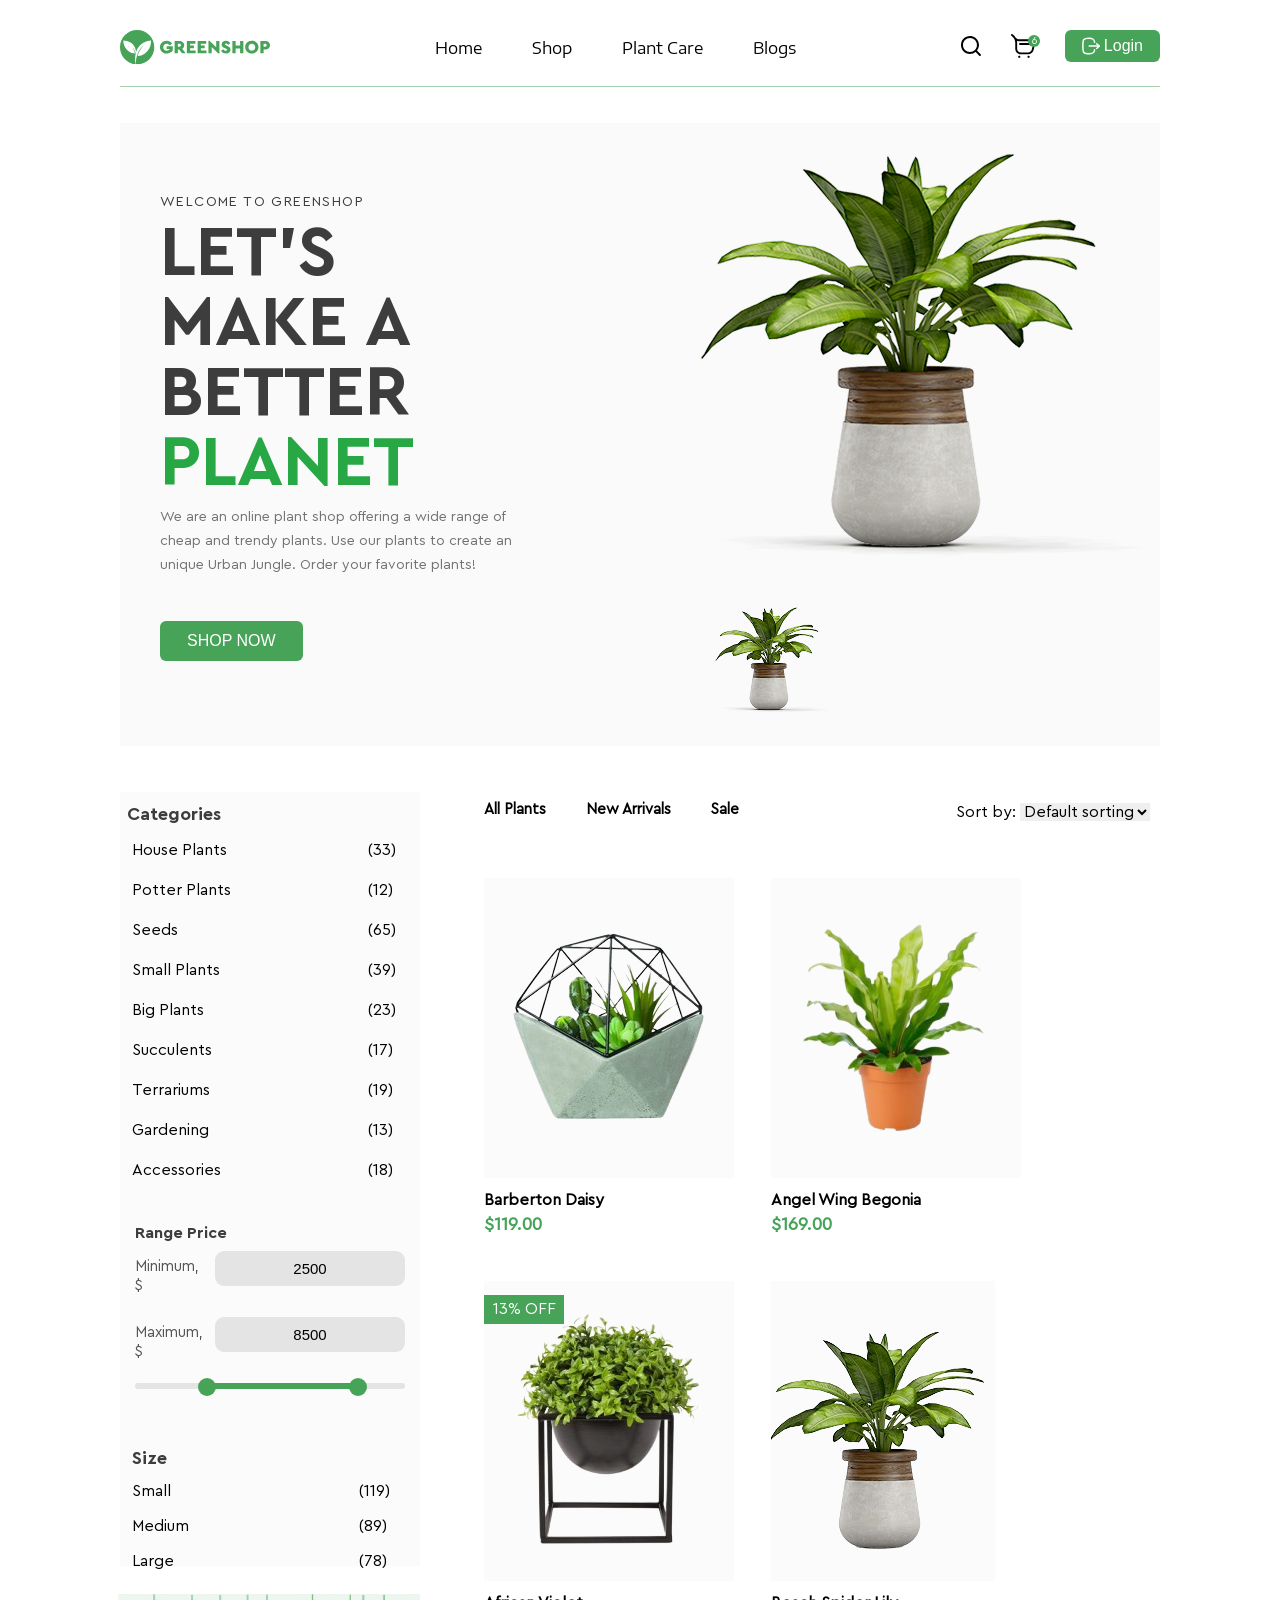
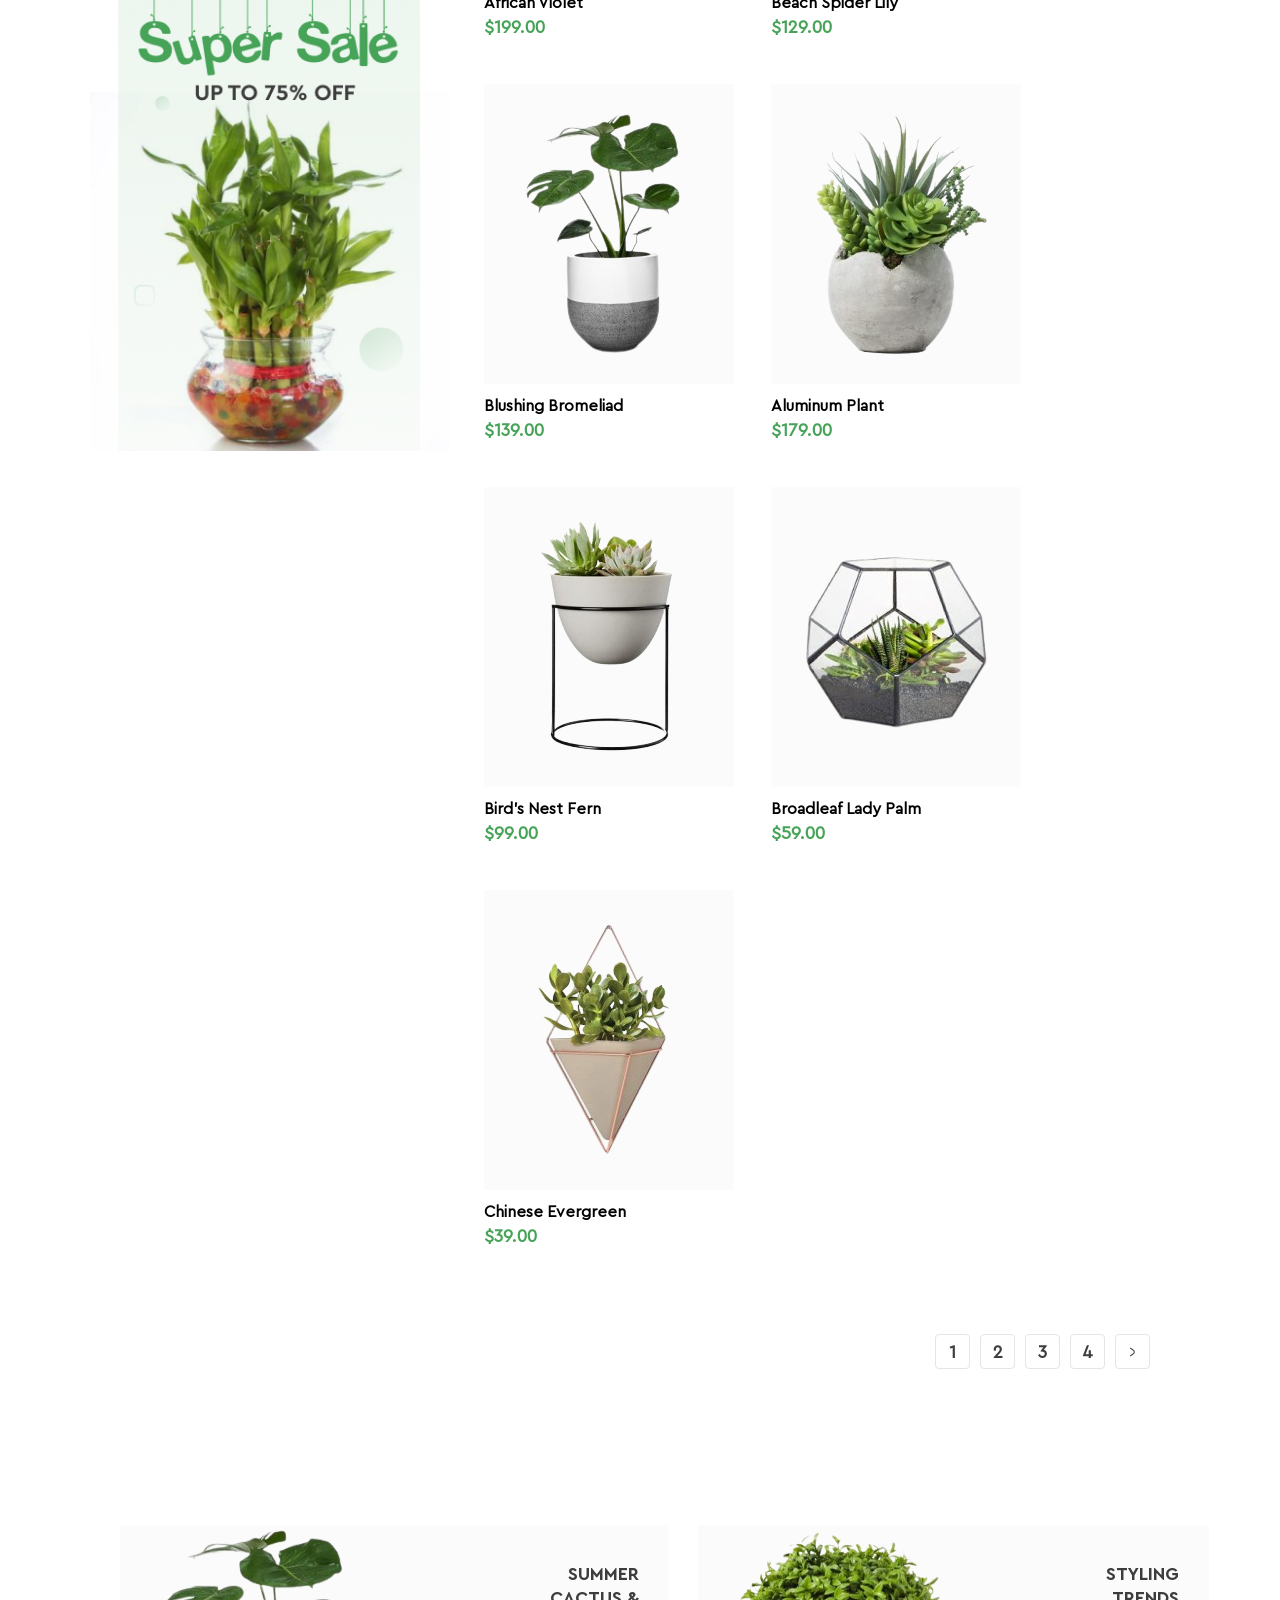
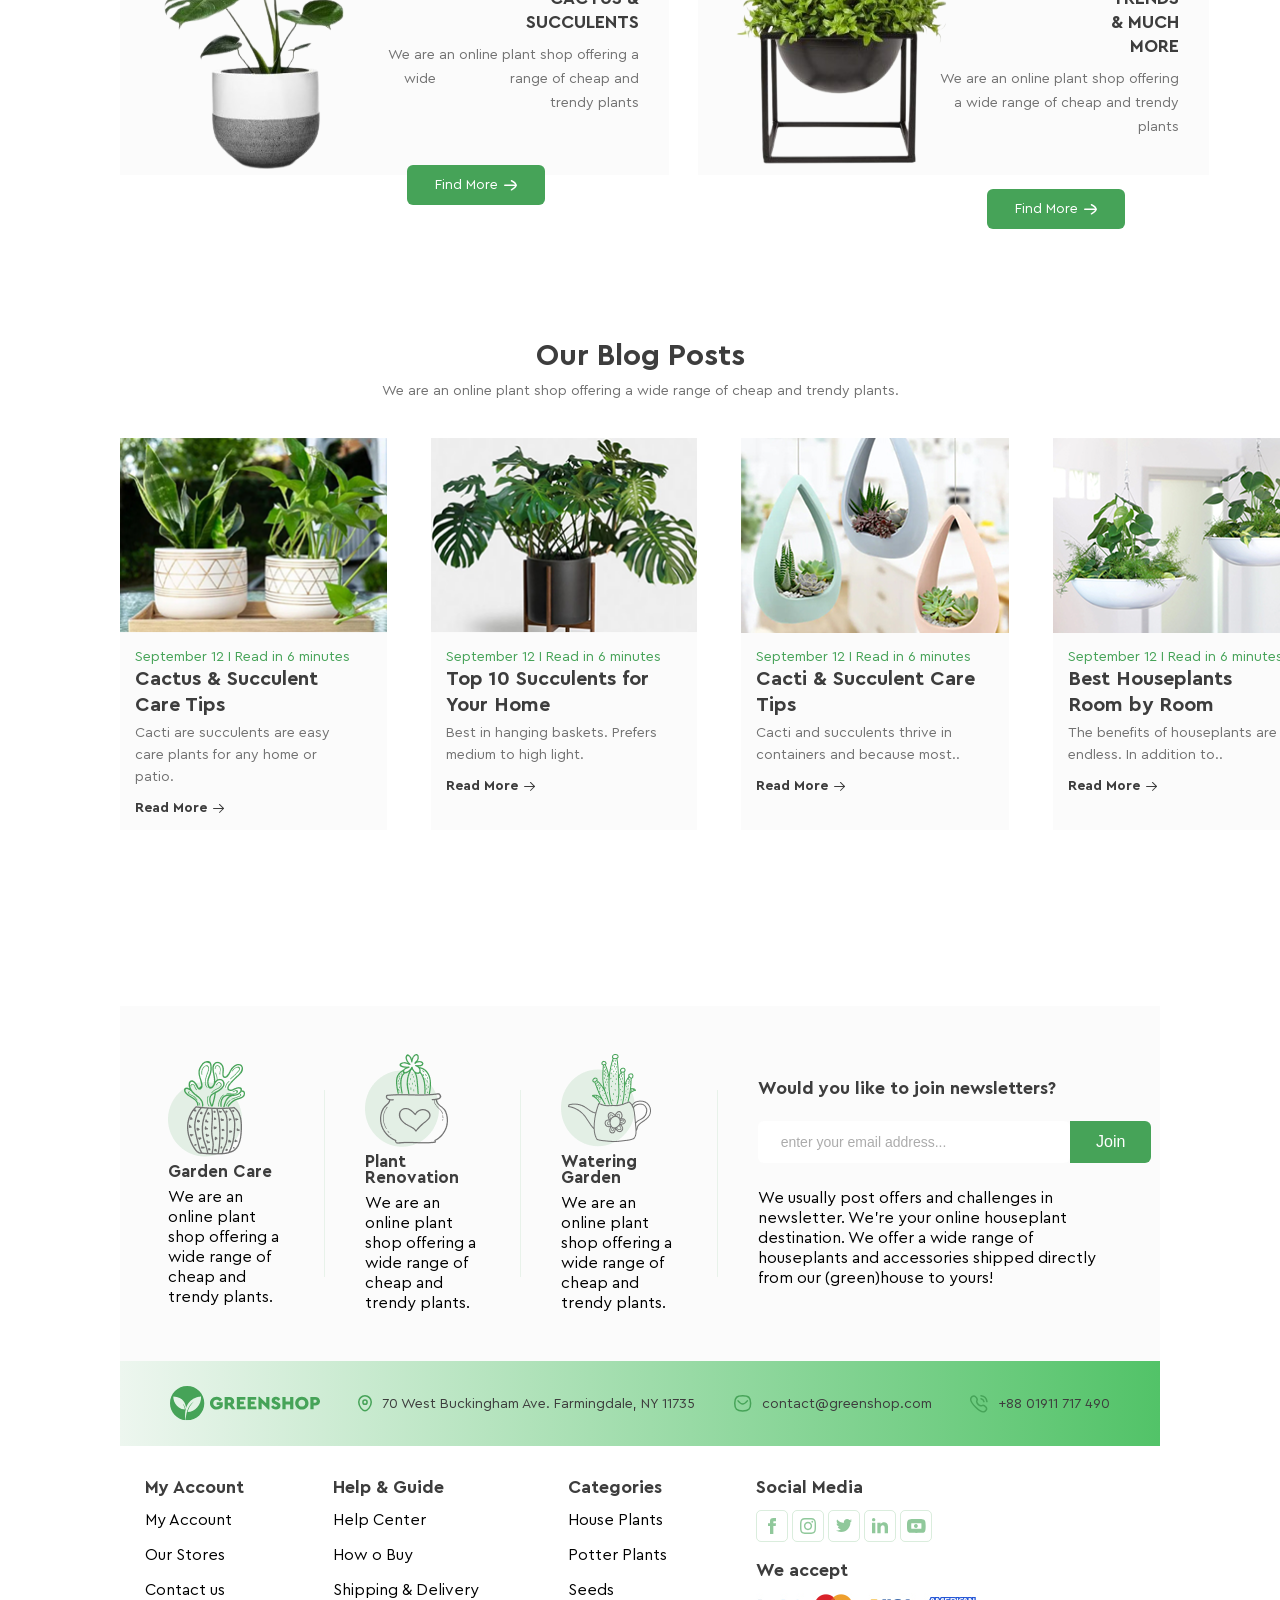
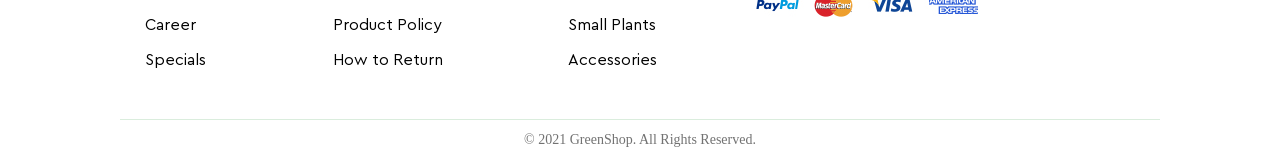
<file: index.html>
<!doctype html>
<html lang="en" xmlns="http://www.w3.org/1999/html">
<head>
    <meta charset="UTF-8">
    <meta name="viewport"
          content="width=device-width, user-scalable=no, initial-scale=1.0, maximum-scale=1.0, minimum-scale=1.0">
    <meta http-equiv="X-UA-Compatible" content="ie=edge">
    <title>Main Page</title>
    <link rel="stylesheet" href="resources/css/reset.css">
    <link rel="stylesheet" href="resources/css/styles.css">
    <!--    <link rel="stylesheet" href="resources/css/preloader.css">-->

    <link rel="preconnect" href="https://fonts.googleapis.com">
    <link rel="preconnect" href="https://fonts.gstatic.com" crossorigin>
    <link href="https://fonts.googleapis.com/css2?family=Encode+Sans+Expanded:wght@100;200;300;400;500;600;700;800;900&display=swap"
          rel="stylesheet">
</head>
<body>

<div class="container">
    <header class="header">
        <a href="#" class="logo-image">
            <svg xmlns="http://www.w3.org/2000/svg" width="150" height="35" viewBox="0 0 150 35" fill="none">
                <g clip-path="url(#clip0_1_1069)">
                    <path d="M17.15 0C7.67748 0 0 7.67746 0 17.15C0 26.0201 6.73548 33.3175 15.3711 34.207C14.8496 29.9134 15.0436 26.4001 15.7067 23.5135C15.3347 21.7225 14.4898 19.0703 12.5734 17.1864C12.5734 17.1864 13.8348 19.0784 14.5181 21.6214C14.5181 21.6255 14.5221 21.6295 14.5221 21.6335C14.5949 21.9044 14.6596 22.1793 14.7162 22.4623C14.7283 22.527 14.7404 22.5917 14.7526 22.6604C14.8051 22.9515 14.8536 23.2426 14.886 23.5418C5.19513 22.3532 3.12921 13.6569 3.35561 10.3781C13.665 10.9482 15.7754 17.8292 16.0827 22.0985C19.4585 11.0412 30.1843 10.4024 31.0697 10.3781C31.4538 18.8763 25.1509 25.5026 17.6149 26.0807C17.6635 25.8503 17.7201 25.6198 17.7767 25.3934C17.7928 25.3247 17.813 25.26 17.8333 25.1913C17.8777 25.0296 17.9222 24.8679 17.9748 24.7061C17.995 24.6374 18.0192 24.5646 18.0394 24.4959C18.096 24.318 18.1567 24.1442 18.2173 23.9663C18.2335 23.9259 18.2456 23.8854 18.2618 23.845C18.3386 23.6348 18.4195 23.4326 18.5003 23.2305C18.5084 23.2143 18.5125 23.1941 18.5205 23.1779C18.5205 23.1779 18.5205 23.1779 18.5246 23.1779C20.4571 18.5043 24.0229 15.4439 24.0229 15.4439C17.0247 19.4868 15.8441 29.9983 15.6582 34.2231C16.1514 34.2676 16.6446 34.2999 17.15 34.2999C26.6225 34.2999 34.3 26.6225 34.3 17.15C34.3 7.67746 26.6225 0 17.15 0Z"
                          fill="#46A358"/>
                    <path d="M46.7037 10.7454C48.9718 10.7454 50.8235 11.7197 52.0242 13.4986L49.7764 15.4109C48.9718 14.287 47.9975 13.7048 46.6471 13.7048C44.5691 13.7048 43.2753 15.0713 43.2753 17.1534C43.2753 19.2719 44.6418 20.695 46.8372 20.695C48.0177 20.695 48.9556 20.2826 49.554 19.5912V19.0091H46.6673V16.2356H52.7762V20.133C52.194 21.1639 51.3693 21.9887 50.3019 22.6234C49.2346 23.242 48.0339 23.5614 46.7037 23.5614C42.9923 23.618 39.9237 20.7313 39.9763 17.1534C39.9197 13.5956 42.9923 10.6888 46.7037 10.7454Z"
                          fill="#46A358"/>
                    <path d="M61.9576 23.3316L59.168 19.4908H57.8379V23.3316H54.6157V10.9684H59.4672C62.2204 10.9684 64.2459 12.6543 64.2459 15.2215C64.2459 16.7376 63.5141 17.995 62.2972 18.7429L65.5558 23.3316H61.9576ZM57.8338 16.681H59.4833C60.3809 16.681 60.963 16.0988 60.963 15.2215C60.963 14.3442 60.3809 13.7782 59.4833 13.7782H57.8338V16.681Z"
                          fill="#46A358"/>
                    <path d="M66.8333 10.9684H75.4124V13.8712H70.0555V15.5773H73.876V18.2739H70.0555V20.4288H75.6388V23.3316H66.8333V10.9684Z"
                          fill="#46A358"/>
                    <path d="M77.6441 10.9684H86.2231V13.8712H80.8663V15.5773H84.6868V18.2739H80.8663V20.4288H86.4495V23.3316H77.6441V10.9684Z"
                          fill="#46A358"/>
                    <path d="M99.4192 10.9683V23.5579H98.3882L91.681 17.057V23.3315H88.4588V10.7419H89.4897L96.197 17.1499V10.9683H99.4192Z"
                          fill="#46A358"/>
                    <path d="M103.264 19.135C103.996 20.1094 104.764 20.7279 106.017 20.7279C106.862 20.7279 107.291 20.4288 107.291 19.8264C107.291 19.2846 107.008 19.1148 106.033 18.6822L104.76 18.1203C102.718 17.2187 101.631 16.0584 101.631 14.3927C101.631 12.2014 103.43 10.7379 105.957 10.7379C107.998 10.7379 109.442 11.7123 110.19 13.2283L108.035 14.8778C107.436 13.9803 106.874 13.5679 105.993 13.5679C105.318 13.5679 104.889 13.8307 104.889 14.3563C104.889 14.8051 105.152 15.0517 105.957 15.367L107.38 15.9654C109.535 16.867 110.545 17.9505 110.545 19.6929C110.545 22.0904 108.576 23.5539 106.009 23.5539C103.782 23.5539 101.982 22.4866 101.081 20.7805L103.264 19.135Z"
                          fill="#46A358"/>
                    <path d="M112.393 10.9684H115.615V15.4843H120.131V10.9684H123.353V23.3316H120.131V18.3871H115.615V23.3316H112.393V10.9684Z"
                          fill="#46A358"/>
                    <path d="M131.843 10.7419C135.441 10.6651 138.607 13.6084 138.53 17.1499C138.603 20.7279 135.441 23.6145 131.843 23.5579C128.229 23.6145 125.116 20.7279 125.193 17.1499C125.116 13.6084 128.229 10.6692 131.843 10.7419ZM131.859 13.7014C129.874 13.7014 128.488 15.1083 128.488 17.1499C128.488 18.1809 128.807 19.0218 129.426 19.6606C130.044 20.2791 130.869 20.5985 131.859 20.5985C133.772 20.5985 135.231 19.2118 135.231 17.1499C135.235 15.1083 133.772 13.7014 131.859 13.7014Z"
                          fill="#46A358"/>
                    <path d="M140.374 10.9684H145.226C147.979 10.9684 150.004 12.6543 150.004 15.2215C150.004 17.7524 147.926 19.4908 145.226 19.4908H143.596V23.3316H140.374V10.9684ZM145.242 16.681C146.139 16.681 146.721 16.0988 146.721 15.2215C146.721 14.3442 146.139 13.7782 145.242 13.7782H143.592V16.681H145.242Z"
                          fill="#46A358"/>
                </g>
                <defs>
                    <clipPath id="clip0_1_1069">
                        <rect width="150" height="34.2999" fill="white"/>
                    </clipPath>
                </defs>
            </svg>
        </a>

        <button class="burger" type="button" aria-label="Toggle menu">
            <span></span>
            <span></span>
            <span></span>
        </button>


        <nav class="list">

            <button class="menu-close" type="button" aria-label="Close menu">✕</button>

            <ul>
                <li class="list-item">Home</li>
                <li class="list-item">Shop</li>
                <li class="list-item has-dropdown">
                    Plant Care
                    <ul class="dropdown-menu">
                        <li>Drainage</li>
                        <li>Fungicides</li>
                        <li>Fertilizers</li>
                        <li class="dropdown-item has-submenu">
                            Pesticides
                            <svg xmlns="http://www.w3.org/2000/svg" width="6" height="10" viewBox="0 0 6 10"
                                 fill="none">
                                <path d="M0.175481 0.945805C-0.0577829 0.730097 -0.0585955 0.379612 0.173666 0.162973C0.384812 -0.0339699 0.715893 -0.0524979 0.949599 0.107825L1.01657 0.161288L5.82452 4.60737C6.03721 4.80406 6.05656 5.11265 5.88256 5.32969L5.82455 5.39186L1.01661 9.83868C0.783363 10.0544 0.405981 10.0537 0.1737 9.83706C-0.0374635 9.64013 -0.0560146 9.33257 0.117598 9.1162L0.175446 9.05423L4.55905 4.99941L0.175481 0.945805Z"
                                      fill="#3D3D3D"/>
                            </svg>
                            <ul class="dropdown-submenu">
                                <li>Universal</li>
                                <li>For Ficus</li>
                                <li>For Cacti</li>
                                <li>For Citrus</li>
                                <li>For those in bloom</li>
                                <li>For Orchids</li>
                            </ul>
                        </li>
                    </ul>
                </li>
                <li class="list-item">Blogs</li>
            </ul>
        </nav>
        <div class="login-section">
            <svg xmlns="http://www.w3.org/2000/svg" width="20" height="20" viewBox="0 0 20 20" fill="currentColor">
                <path d="M14.5726 16.0029C10.5755 19.1865 4.988 18.3056 2.02842 14.6542C-0.828088 11.129 -0.64944 6.04347 2.44943 2.82482C5.65137 -0.500594 10.6854 -0.944524 14.3346 1.78337C15.642 2.76051 16.6183 4.00364 17.2542 5.50838C17.8938 7.02186 18.0881 8.59654 17.8663 10.2205C17.6452 11.837 17 13.2775 15.9499 14.6217C16.0349 14.6773 16.1255 14.7173 16.1904 14.7822C17.3448 15.9311 18.4947 17.0843 19.6491 18.2331C19.9227 18.5054 20.0589 18.8225 19.9776 19.2047C19.8165 19.9651 18.9107 20.2586 18.3298 19.7366C18.0575 19.4925 17.807 19.2234 17.5484 18.9649C16.6002 18.0177 15.6526 17.0699 14.7044 16.1227C14.665 16.0853 14.6238 16.0503 14.5726 16.0029ZM15.9605 8.98677C15.9705 5.12689 12.8529 2.00627 8.98261 2.00065C5.12292 1.99503 2.00781 5.09068 1.99094 8.94806C1.97408 12.8173 5.08544 15.9467 8.96762 15.9648C12.8117 15.9829 15.9505 12.8504 15.9605 8.98677Z"/>
            </svg>
            <svg xmlns="http://www.w3.org/2000/svg" width="24" height="24" viewBox="0 0 24 24" fill="currentColor">
                <path d="M17.1558 20.25H9.89066C6.78905 20.25 4.26569 17.7267 4.26569 14.6251V8.85947C4.26569 5.9762 2.82861 3.30739 0.421544 1.72031C-0.0107343 1.43531 -0.130077 0.853876 0.154921 0.421598C0.439919 -0.0107278 1.02131 -0.130118 1.45368 0.154974C2.82776 1.06097 3.94254 2.2559 4.73969 3.63167C4.91195 3.82466 6.30104 5.29699 8.57821 5.29699H19.3738C22.3191 5.24191 24.6245 8.19769 23.8544 11.0406L22.6117 15.9939C21.9829 18.4998 19.7394 20.25 17.1558 20.25ZM5.90415 6.64234C6.06001 7.36238 6.14068 8.10483 6.14068 8.85947V14.6251C6.14068 16.6928 7.82292 18.375 9.89066 18.375H17.1558C18.8782 18.375 20.3739 17.2082 20.793 15.5376L22.0358 10.5844C22.4933 8.89509 21.1233 7.13931 19.3738 7.17198H8.57817C7.54828 7.17198 6.65185 6.94993 5.90415 6.64234ZM9.42191 22.8281C9.42191 22.1809 8.89724 21.6563 8.25004 21.6563C6.69511 21.7182 6.69647 23.9387 8.25004 24C8.89724 24 9.42191 23.4753 9.42191 22.8281ZM18.75 22.8281C18.75 22.1809 18.2253 21.6563 17.5781 21.6563C16.0232 21.7182 16.0245 23.9387 17.5781 24C18.2253 24 18.75 23.4753 18.75 22.8281ZM20.3113 9.98446C20.3113 9.46668 19.8916 9.04697 19.3738 9.04697H8.95316C7.7093 9.09647 7.71023 10.8729 8.95316 10.922H19.3738C19.8916 10.922 20.3113 10.5022 20.3113 9.98446Z"/>
            </svg>
            <p class="cart-count">6</p>
            <a href="public/registration.html">
                <button class="btn">
                    <svg xmlns="http://www.w3.org/2000/svg" width="18" height="18" viewBox="0 0 18 18" fill="none">
                        <path d="M17.1601 9.1006H7.12598" stroke="white" stroke-width="1.5" stroke-linecap="round"
                              stroke-linejoin="round"/>
                        <path d="M14.7213 6.67059L17.1613 9.10059L14.7213 11.5306" stroke="white" stroke-width="1.5"
                              stroke-linecap="round" stroke-linejoin="round"/>
                        <path d="M12.6342 5.35826C12.3592 2.37493 11.2425 1.2916 6.80082 1.2916C0.883322 1.2916 0.883322 3.2166 0.883322 8.99993C0.883322 14.7833 0.883322 16.7083 6.80082 16.7083C11.2425 16.7083 12.3592 15.6249 12.6342 12.6416"
                              stroke="white" stroke-width="1.5" stroke-linecap="round" stroke-linejoin="round"/>
                    </svg>
                    <span>Login</span>
                </button>
            </a>
        </div>
    </header>
    <div class="menu-overlay"></div>

    <main class="main">
        <!--        PROMO BANNER-->
        <section class="promo">
            <div class="promo-info">
                <span class="promo-welcome">Welcome to GreenShop</span>
                <h1 class="promo-planet">Let’s Make a Better <span>Planet</span></h1>
                <p class="promo-text">We are an online plant shop offering a wide range of cheap and trendy plants.
                    Use our plants to create an unique Urban Jungle.
                    Order your favorite plants!</p>
                <button type="button" class="promo-btn">
                    SHOP NOW
                </button>
            </div>
            <div class="promo-img">
                <img src="resources/images/promo-image-big.png" alt="House plant promotional banner">
                <img src="resources/images/promo-image-small.png" class="promo-image-small"
                     alt="House plant promotional banner">
            </div>
        </section>

        <button class="filters-toggle" type="button">
            ☰ Filters
        </button>

        <div class="filters-overlay"></div>

        <!--        CATALOG-->
        <div class="layout">
            <aside class="layout-sidebar">
                <nav class="categories">
                    <h1 class="categories-title">Categories</h1>
                    <div class="categories-list-section">
                        <ul class="categories-list">
                            <li>
                                <input type="checkbox" id="cat1" class="category-checkbox">
                                <label for="cat1" class="categories-list-item">House Plants</label>
                            </li>
                            <li>
                                <input type="checkbox" id="cat2" class="category-checkbox">
                                <label for="cat2" class="categories-list-item">Potter Plants</label>
                            </li>
                            <li>
                                <input type="checkbox" id="cat3" class="category-checkbox">
                                <label for="cat3" class="categories-list-item">Seeds</label>
                            </li>
                            <li>
                                <input type="checkbox" id="cat4" class="category-checkbox">
                                <label for="cat4" class="categories-list-item">Small Plants</label>
                            </li>
                            <li>
                                <input type="checkbox" id="cat5" class="category-checkbox">
                                <label for="cat5" class="categories-list-item">Big Plants</label>
                            </li>
                            <li>
                                <input type="checkbox" id="cat6" class="category-checkbox">
                                <label for="cat6" class="categories-list-item">Succulents</label>
                            </li>
                            <li>
                                <input type="checkbox" id="cat7" class="category-checkbox">
                                <label for="cat7" class="categories-list-item">Terrariums</label>
                            </li>
                            <li>
                                <input type="checkbox" id="cat8" class="category-checkbox">
                                <label for="cat8" class="categories-list-item">Gardening</label>
                            </li>
                            <li>
                                <input type="checkbox" id="cat9" class="category-checkbox">
                                <label for="cat9" class="categories-list-item">Accessories</label>
                            </li>
                        </ul>

                        <ul class="categories-list-count">
                            <li class="categories-list-count-item">(33)</li>
                            <li class="categories-list-count-item">(12)</li>
                            <li class="categories-list-count-item">(65)</li>
                            <li class="categories-list-count-item">(39)</li>
                            <li class="categories-list-count-item">(23)</li>
                            <li class="categories-list-count-item">(17)</li>
                            <li class="categories-list-count-item">(19)</li>
                            <li class="categories-list-count-item">(13)</li>
                            <li class="categories-list-count-item">(18)</li>
                        </ul>
                    </div>
                </nav>

                <div class="price-slider">
                    <div class="custom-wrapper">
                        <div class="price-input-container">
                            <div class="price-input">
                                <div class="r-p">
                                    <p>Range Price</p>
                                </div>
                                <div class="price-field">
                                    <span>Minimum, $</span>
                                    <input type="number" class="min-input" value="2500">
                                </div>
                                <div class="price-field">
                                    <span>Maximum, $</span>
                                    <input type="number" class="max-input" value="8500">
                                </div>
                            </div>
                            <div class="slider">
                                <div class="price-slider"></div>
                            </div>
                        </div>

                        <!-- Slider -->
                        <div class="range-input">
                            <input type="range" class="min-range" min="0" max="10000" value="2500" step="1">
                            <input type="range" class="max-range" min="0" max="10000" value="8500" step="1">
                        </div>
                    </div>

                    <div class="size-section">
                        <h2>Size</h2>
                        <div class="size-section-item">
                            <ul class="size-list">
                                <li class="size-list-item">Small</li>
                                <li class="size-list-item">Medium</li>
                                <li class="size-list-item">Large</li>
                            </ul>

                            <ul class="size-list-count">
                                <li class="list-count-item">(119)</li>
                                <li class="list-count-item">(89)</li>
                                <li class="list-count-item">(78)</li>
                            </ul>
                        </div>
                    </div>
                </div>


                <section class="sale-banner">
                    <img src="./resources/images/SuperSaleBanner.png" alt="Sale Promo Banner" class="sale-promo-banner">
                </section>
            </aside>

            <div class="layout-content">
                <nav class="tabs">
                    <a href="#" class="tab-link">All Plants</a>
                    <a href="#" class="tab-link">New Arrivals</a>
                    <a href="#" class="tab-link">Sale</a>
                </nav>

                <div class="filter">
                    <label for="sort">Sort by:</label>
                    <select id="sort" class="sort-select">
                        <option class="default-select">Default sorting</option>
                    </select>
                </div>

                <div class="layout-products">

                    <div class="product-card">
                        <div class="product-image">
                            <img src="./resources/images/products-images/image-1.png" alt="Product Images">
                            <div class="product-actions">
                                <button class="action-btn add-to-cart" title="Add to cart">
                                    <svg xmlns="http://www.w3.org/2000/svg" width="20" height="20" viewBox="0 0 20 20"
                                         fill="none">
                                        <g clip-path="url(#clip0_2_1949)">
                                            <path d="M14.294 16.8745H8.24077C5.65655 16.8745 3.55412 14.7721 3.55412 12.1879V7.38405C3.55412 4.98175 2.35676 2.75813 0.351225 1.4358C-0.00894369 1.19834 -0.108379 0.713895 0.129078 0.353726C0.366535 -0.00648163 0.850939 -0.105956 1.21119 0.131579C2.35606 0.886442 3.28487 1.88204 3.94905 3.02832C4.09258 3.18911 5.24995 4.41584 7.14726 4.41584H16.142C18.596 4.36995 20.5168 6.83267 19.8752 9.20138L18.8397 13.3284C18.3159 15.4163 16.4466 16.8745 14.294 16.8745ZM4.91926 5.53677C5.04912 6.1367 5.11634 6.7553 5.11634 7.38405V12.1879C5.11634 13.9107 6.51796 15.3123 8.24077 15.3123H14.294C15.7291 15.3123 16.9752 14.3401 17.3245 12.9482L18.3599 8.82121C18.7412 7.41373 17.5997 5.95084 16.142 5.97806H7.14722C6.28913 5.97806 5.54224 5.79305 4.91926 5.53677ZM7.85021 19.0226C7.85021 18.4833 7.41307 18.0462 6.87383 18.0462C5.57828 18.0978 5.57942 19.9479 6.87383 19.999C7.41307 19.999 7.85021 19.5618 7.85021 19.0226ZM15.6222 19.0226C15.6222 18.4833 15.1851 18.0462 14.6459 18.0462C13.3503 18.0978 13.3514 19.9479 14.6459 19.999C15.1851 19.999 15.6222 19.5618 15.6222 19.0226ZM16.9231 8.32138C16.9231 7.88998 16.5734 7.54027 16.142 7.54027H7.45966C6.42329 7.58152 6.42407 9.0616 7.45966 9.10249H16.142C16.5734 9.10249 16.9231 8.75279 16.9231 8.32138Z"
                                                  fill="#46A358"/>
                                        </g>
                                        <defs>
                                            <clipPath id="clip0_2_1949">
                                                <rect width="20" height="20" fill="white"/>
                                            </clipPath>
                                        </defs>
                                    </svg>
                                </button>
                                <button class="action-btn add-to-fav" title="Add to favorites">
                                    <svg xmlns="http://www.w3.org/2000/svg" width="20" height="20" viewBox="0 0 20 20"
                                         fill="none">
                                        <path d="M10 18.8873C9.71527 18.8873 9.44077 18.7842 9.22684 18.5968C8.41888 17.8903 7.63992 17.2264 6.95267 16.6408L6.94916 16.6377C4.93423 14.9207 3.19427 13.4378 1.98364 11.9771C0.630341 10.3441 0 8.79578 0 7.10434C0 5.46097 0.563507 3.94485 1.58661 2.83508C2.62192 1.71219 4.04251 1.09375 5.58716 1.09375C6.74164 1.09375 7.79892 1.45874 8.72955 2.1785C9.19922 2.54181 9.62494 2.98645 10 3.5051C10.3752 2.98645 10.8008 2.54181 11.2706 2.1785C12.2012 1.45874 13.2585 1.09375 14.413 1.09375C15.9575 1.09375 17.3782 1.71219 18.4135 2.83508C19.4366 3.94485 20 5.46097 20 7.10434C20 8.79578 19.3698 10.3441 18.0165 11.9769C16.8059 13.4378 15.0661 14.9205 13.0515 16.6374C12.363 17.224 11.5828 17.8889 10.773 18.5971C10.5592 18.7842 10.2846 18.8873 10 18.8873ZM5.58716 2.26532C4.37363 2.26532 3.25882 2.74963 2.44781 3.62915C1.62476 4.52194 1.17142 5.75607 1.17142 7.10434C1.17142 8.52692 1.70013 9.79919 2.88559 11.2296C4.03137 12.6122 5.73563 14.0645 7.70889 15.7462L7.71255 15.7492C8.4024 16.3371 9.18442 17.0036 9.99832 17.7153C10.8171 17.0023 11.6003 16.3347 12.2916 15.7458C14.2647 14.0642 15.9688 12.6122 17.1146 11.2296C18.2999 9.79919 18.8286 8.52692 18.8286 7.10434C18.8286 5.75607 18.3752 4.52194 17.5522 3.62915C16.7413 2.74963 15.6264 2.26532 14.413 2.26532C13.524 2.26532 12.7078 2.54791 11.9872 3.10516C11.3449 3.60199 10.8975 4.23004 10.6352 4.66949C10.5003 4.89548 10.2629 5.03036 10 5.03036C9.73709 5.03036 9.49966 4.89548 9.36478 4.66949C9.10263 4.23004 8.65524 3.60199 8.01285 3.10516C7.29218 2.54791 6.47598 2.26532 5.58716 2.26532Z"
                                              fill="#3D3D3D"/>
                                    </svg>
                                </button>
                                <button class="action-btn view-product" title="Quick view">
                                    <svg xmlns="http://www.w3.org/2000/svg" width="20" height="20" viewBox="0 0 20 20"
                                         fill="none">
                                        <g clip-path="url(#clip0_2_1953)">
                                            <path d="M14.5656 16.0023C10.5704 19.1859 4.98549 18.3049 2.02729 14.6536C-0.827886 11.1285 -0.64932 6.04314 2.44811 2.82458C5.64856 -0.50074 10.6802 -0.944658 14.3277 1.78316C15.6345 2.76027 16.6104 4.00337 17.246 5.50807C17.8853 7.02151 18.0795 8.59614 17.8578 10.2201C17.6368 11.8365 16.9918 13.2769 15.9423 14.6212C16.0272 14.6767 16.1178 14.7167 16.1827 14.7816C17.3365 15.9305 18.4859 17.0836 19.6397 18.2325C19.9132 18.5047 20.0493 18.8218 19.9682 19.204C19.8071 19.9644 18.9018 20.2579 18.3211 19.7359C18.0489 19.4918 17.7985 19.2227 17.54 18.9642C16.5923 18.0171 15.6451 17.0693 14.6973 16.1221C14.658 16.0847 14.6168 16.0497 14.5656 16.0023ZM15.9529 8.98636C15.9629 5.12659 12.8468 2.00605 8.97825 2.00043C5.12035 1.99481 2.00669 5.09037 1.98983 8.94765C1.97297 12.8168 5.08289 15.9461 8.96326 15.9642C12.8055 15.9823 15.9429 12.8499 15.9529 8.98636Z"
                                                  fill="#3D3D3D"/>
                                        </g>
                                        <defs>
                                            <clipPath id="clip0_2_1953">
                                                <rect width="19.9913" height="20" fill="white"/>
                                            </clipPath>
                                        </defs>
                                    </svg>
                                </button>
                            </div>
                        </div>
                        <h3 class="product-name">Barberton Daisy</h3>
                        <p class="product-price">$119.00</p>
                    </div>
                    <div class="product-card">
                        <div class="product-image">
                            <img src="./resources/images/products-images/image-2.png" alt="Product Images">
                            <div class="product-actions">
                                <button class="action-btn add-to-cart" title="Add to cart">
                                    <svg xmlns="http://www.w3.org/2000/svg" width="20" height="20" viewBox="0 0 20 20"
                                         fill="none">
                                        <g clip-path="url(#clip0_2_1949)">
                                            <path d="M14.294 16.8745H8.24077C5.65655 16.8745 3.55412 14.7721 3.55412 12.1879V7.38405C3.55412 4.98175 2.35676 2.75813 0.351225 1.4358C-0.00894369 1.19834 -0.108379 0.713895 0.129078 0.353726C0.366535 -0.00648163 0.850939 -0.105956 1.21119 0.131579C2.35606 0.886442 3.28487 1.88204 3.94905 3.02832C4.09258 3.18911 5.24995 4.41584 7.14726 4.41584H16.142C18.596 4.36995 20.5168 6.83267 19.8752 9.20138L18.8397 13.3284C18.3159 15.4163 16.4466 16.8745 14.294 16.8745ZM4.91926 5.53677C5.04912 6.1367 5.11634 6.7553 5.11634 7.38405V12.1879C5.11634 13.9107 6.51796 15.3123 8.24077 15.3123H14.294C15.7291 15.3123 16.9752 14.3401 17.3245 12.9482L18.3599 8.82121C18.7412 7.41373 17.5997 5.95084 16.142 5.97806H7.14722C6.28913 5.97806 5.54224 5.79305 4.91926 5.53677ZM7.85021 19.0226C7.85021 18.4833 7.41307 18.0462 6.87383 18.0462C5.57828 18.0978 5.57942 19.9479 6.87383 19.999C7.41307 19.999 7.85021 19.5618 7.85021 19.0226ZM15.6222 19.0226C15.6222 18.4833 15.1851 18.0462 14.6459 18.0462C13.3503 18.0978 13.3514 19.9479 14.6459 19.999C15.1851 19.999 15.6222 19.5618 15.6222 19.0226ZM16.9231 8.32138C16.9231 7.88998 16.5734 7.54027 16.142 7.54027H7.45966C6.42329 7.58152 6.42407 9.0616 7.45966 9.10249H16.142C16.5734 9.10249 16.9231 8.75279 16.9231 8.32138Z"
                                                  fill="#46A358"/>
                                        </g>
                                        <defs>
                                            <clipPath id="clip0_2_1949">
                                                <rect width="20" height="20" fill="white"/>
                                            </clipPath>
                                        </defs>
                                    </svg>
                                </button>
                                <button class="action-btn add-to-fav" title="Add to favorites">
                                    <svg xmlns="http://www.w3.org/2000/svg" width="20" height="20" viewBox="0 0 20 20"
                                         fill="none">
                                        <path d="M10 18.8873C9.71527 18.8873 9.44077 18.7842 9.22684 18.5968C8.41888 17.8903 7.63992 17.2264 6.95267 16.6408L6.94916 16.6377C4.93423 14.9207 3.19427 13.4378 1.98364 11.9771C0.630341 10.3441 0 8.79578 0 7.10434C0 5.46097 0.563507 3.94485 1.58661 2.83508C2.62192 1.71219 4.04251 1.09375 5.58716 1.09375C6.74164 1.09375 7.79892 1.45874 8.72955 2.1785C9.19922 2.54181 9.62494 2.98645 10 3.5051C10.3752 2.98645 10.8008 2.54181 11.2706 2.1785C12.2012 1.45874 13.2585 1.09375 14.413 1.09375C15.9575 1.09375 17.3782 1.71219 18.4135 2.83508C19.4366 3.94485 20 5.46097 20 7.10434C20 8.79578 19.3698 10.3441 18.0165 11.9769C16.8059 13.4378 15.0661 14.9205 13.0515 16.6374C12.363 17.224 11.5828 17.8889 10.773 18.5971C10.5592 18.7842 10.2846 18.8873 10 18.8873ZM5.58716 2.26532C4.37363 2.26532 3.25882 2.74963 2.44781 3.62915C1.62476 4.52194 1.17142 5.75607 1.17142 7.10434C1.17142 8.52692 1.70013 9.79919 2.88559 11.2296C4.03137 12.6122 5.73563 14.0645 7.70889 15.7462L7.71255 15.7492C8.4024 16.3371 9.18442 17.0036 9.99832 17.7153C10.8171 17.0023 11.6003 16.3347 12.2916 15.7458C14.2647 14.0642 15.9688 12.6122 17.1146 11.2296C18.2999 9.79919 18.8286 8.52692 18.8286 7.10434C18.8286 5.75607 18.3752 4.52194 17.5522 3.62915C16.7413 2.74963 15.6264 2.26532 14.413 2.26532C13.524 2.26532 12.7078 2.54791 11.9872 3.10516C11.3449 3.60199 10.8975 4.23004 10.6352 4.66949C10.5003 4.89548 10.2629 5.03036 10 5.03036C9.73709 5.03036 9.49966 4.89548 9.36478 4.66949C9.10263 4.23004 8.65524 3.60199 8.01285 3.10516C7.29218 2.54791 6.47598 2.26532 5.58716 2.26532Z"
                                              fill="#3D3D3D"/>
                                    </svg>
                                </button>
                                <button class="action-btn view-product" title="Quick view">
                                    <svg xmlns="http://www.w3.org/2000/svg" width="20" height="20" viewBox="0 0 20 20"
                                         fill="none">
                                        <g clip-path="url(#clip0_2_1953)">
                                            <path d="M14.5656 16.0023C10.5704 19.1859 4.98549 18.3049 2.02729 14.6536C-0.827886 11.1285 -0.64932 6.04314 2.44811 2.82458C5.64856 -0.50074 10.6802 -0.944658 14.3277 1.78316C15.6345 2.76027 16.6104 4.00337 17.246 5.50807C17.8853 7.02151 18.0795 8.59614 17.8578 10.2201C17.6368 11.8365 16.9918 13.2769 15.9423 14.6212C16.0272 14.6767 16.1178 14.7167 16.1827 14.7816C17.3365 15.9305 18.4859 17.0836 19.6397 18.2325C19.9132 18.5047 20.0493 18.8218 19.9682 19.204C19.8071 19.9644 18.9018 20.2579 18.3211 19.7359C18.0489 19.4918 17.7985 19.2227 17.54 18.9642C16.5923 18.0171 15.6451 17.0693 14.6973 16.1221C14.658 16.0847 14.6168 16.0497 14.5656 16.0023ZM15.9529 8.98636C15.9629 5.12659 12.8468 2.00605 8.97825 2.00043C5.12035 1.99481 2.00669 5.09037 1.98983 8.94765C1.97297 12.8168 5.08289 15.9461 8.96326 15.9642C12.8055 15.9823 15.9429 12.8499 15.9529 8.98636Z"
                                                  fill="#3D3D3D"/>
                                        </g>
                                        <defs>
                                            <clipPath id="clip0_2_1953">
                                                <rect width="19.9913" height="20" fill="white"/>
                                            </clipPath>
                                        </defs>
                                    </svg>
                                </button>
                            </div>
                        </div>
                        <h3 class="product-name">Angel Wing Begonia</h3>
                        <p class="product-price">$169.00</p>
                    </div>
                    <div class="product-card">
                        <div class="product-image">
                            <div class="discount-badge">13% OFF</div>
                            <img src="./resources/images/products-images/image-3.png" alt="Product Images">
                            <div class="product-actions">
                                <button class="action-btn add-to-cart" title="Add to cart">
                                    <svg xmlns="http://www.w3.org/2000/svg" width="20" height="20" viewBox="0 0 20 20"
                                         fill="none">
                                        <g clip-path="url(#clip0_2_1949)">
                                            <path d="M14.294 16.8745H8.24077C5.65655 16.8745 3.55412 14.7721 3.55412 12.1879V7.38405C3.55412 4.98175 2.35676 2.75813 0.351225 1.4358C-0.00894369 1.19834 -0.108379 0.713895 0.129078 0.353726C0.366535 -0.00648163 0.850939 -0.105956 1.21119 0.131579C2.35606 0.886442 3.28487 1.88204 3.94905 3.02832C4.09258 3.18911 5.24995 4.41584 7.14726 4.41584H16.142C18.596 4.36995 20.5168 6.83267 19.8752 9.20138L18.8397 13.3284C18.3159 15.4163 16.4466 16.8745 14.294 16.8745ZM4.91926 5.53677C5.04912 6.1367 5.11634 6.7553 5.11634 7.38405V12.1879C5.11634 13.9107 6.51796 15.3123 8.24077 15.3123H14.294C15.7291 15.3123 16.9752 14.3401 17.3245 12.9482L18.3599 8.82121C18.7412 7.41373 17.5997 5.95084 16.142 5.97806H7.14722C6.28913 5.97806 5.54224 5.79305 4.91926 5.53677ZM7.85021 19.0226C7.85021 18.4833 7.41307 18.0462 6.87383 18.0462C5.57828 18.0978 5.57942 19.9479 6.87383 19.999C7.41307 19.999 7.85021 19.5618 7.85021 19.0226ZM15.6222 19.0226C15.6222 18.4833 15.1851 18.0462 14.6459 18.0462C13.3503 18.0978 13.3514 19.9479 14.6459 19.999C15.1851 19.999 15.6222 19.5618 15.6222 19.0226ZM16.9231 8.32138C16.9231 7.88998 16.5734 7.54027 16.142 7.54027H7.45966C6.42329 7.58152 6.42407 9.0616 7.45966 9.10249H16.142C16.5734 9.10249 16.9231 8.75279 16.9231 8.32138Z"
                                                  fill="#46A358"/>
                                        </g>
                                        <defs>
                                            <clipPath id="clip0_2_1949">
                                                <rect width="20" height="20" fill="white"/>
                                            </clipPath>
                                        </defs>
                                    </svg>
                                </button>
                                <button class="action-btn add-to-fav" title="Add to favorites">
                                    <svg xmlns="http://www.w3.org/2000/svg" width="20" height="20" viewBox="0 0 20 20"
                                         fill="none">
                                        <path d="M10 18.8873C9.71527 18.8873 9.44077 18.7842 9.22684 18.5968C8.41888 17.8903 7.63992 17.2264 6.95267 16.6408L6.94916 16.6377C4.93423 14.9207 3.19427 13.4378 1.98364 11.9771C0.630341 10.3441 0 8.79578 0 7.10434C0 5.46097 0.563507 3.94485 1.58661 2.83508C2.62192 1.71219 4.04251 1.09375 5.58716 1.09375C6.74164 1.09375 7.79892 1.45874 8.72955 2.1785C9.19922 2.54181 9.62494 2.98645 10 3.5051C10.3752 2.98645 10.8008 2.54181 11.2706 2.1785C12.2012 1.45874 13.2585 1.09375 14.413 1.09375C15.9575 1.09375 17.3782 1.71219 18.4135 2.83508C19.4366 3.94485 20 5.46097 20 7.10434C20 8.79578 19.3698 10.3441 18.0165 11.9769C16.8059 13.4378 15.0661 14.9205 13.0515 16.6374C12.363 17.224 11.5828 17.8889 10.773 18.5971C10.5592 18.7842 10.2846 18.8873 10 18.8873ZM5.58716 2.26532C4.37363 2.26532 3.25882 2.74963 2.44781 3.62915C1.62476 4.52194 1.17142 5.75607 1.17142 7.10434C1.17142 8.52692 1.70013 9.79919 2.88559 11.2296C4.03137 12.6122 5.73563 14.0645 7.70889 15.7462L7.71255 15.7492C8.4024 16.3371 9.18442 17.0036 9.99832 17.7153C10.8171 17.0023 11.6003 16.3347 12.2916 15.7458C14.2647 14.0642 15.9688 12.6122 17.1146 11.2296C18.2999 9.79919 18.8286 8.52692 18.8286 7.10434C18.8286 5.75607 18.3752 4.52194 17.5522 3.62915C16.7413 2.74963 15.6264 2.26532 14.413 2.26532C13.524 2.26532 12.7078 2.54791 11.9872 3.10516C11.3449 3.60199 10.8975 4.23004 10.6352 4.66949C10.5003 4.89548 10.2629 5.03036 10 5.03036C9.73709 5.03036 9.49966 4.89548 9.36478 4.66949C9.10263 4.23004 8.65524 3.60199 8.01285 3.10516C7.29218 2.54791 6.47598 2.26532 5.58716 2.26532Z"
                                              fill="#3D3D3D"/>
                                    </svg>
                                </button>
                                <button class="action-btn view-product" title="Quick view">
                                    <svg xmlns="http://www.w3.org/2000/svg" width="20" height="20" viewBox="0 0 20 20"
                                         fill="none">
                                        <g clip-path="url(#clip0_2_1953)">
                                            <path d="M14.5656 16.0023C10.5704 19.1859 4.98549 18.3049 2.02729 14.6536C-0.827886 11.1285 -0.64932 6.04314 2.44811 2.82458C5.64856 -0.50074 10.6802 -0.944658 14.3277 1.78316C15.6345 2.76027 16.6104 4.00337 17.246 5.50807C17.8853 7.02151 18.0795 8.59614 17.8578 10.2201C17.6368 11.8365 16.9918 13.2769 15.9423 14.6212C16.0272 14.6767 16.1178 14.7167 16.1827 14.7816C17.3365 15.9305 18.4859 17.0836 19.6397 18.2325C19.9132 18.5047 20.0493 18.8218 19.9682 19.204C19.8071 19.9644 18.9018 20.2579 18.3211 19.7359C18.0489 19.4918 17.7985 19.2227 17.54 18.9642C16.5923 18.0171 15.6451 17.0693 14.6973 16.1221C14.658 16.0847 14.6168 16.0497 14.5656 16.0023ZM15.9529 8.98636C15.9629 5.12659 12.8468 2.00605 8.97825 2.00043C5.12035 1.99481 2.00669 5.09037 1.98983 8.94765C1.97297 12.8168 5.08289 15.9461 8.96326 15.9642C12.8055 15.9823 15.9429 12.8499 15.9529 8.98636Z"
                                                  fill="#3D3D3D"/>
                                        </g>
                                        <defs>
                                            <clipPath id="clip0_2_1953">
                                                <rect width="19.9913" height="20" fill="white"/>
                                            </clipPath>
                                        </defs>
                                    </svg>
                                </button>
                            </div>
                        </div>
                        <h3 class="product-name">African Violet</h3>
                        <p class="product-price">$199.00</p>
                    </div>
                    <div class="product-card">
                        <div class="product-image">
                            <img src="./resources/images/products-images/image-4.png" alt="Product Images">
                            <div class="product-actions">
                                <button class="action-btn add-to-cart" title="Add to cart">
                                    <svg xmlns="http://www.w3.org/2000/svg" width="20" height="20" viewBox="0 0 20 20"
                                         fill="none">
                                        <g clip-path="url(#clip0_2_1949)">
                                            <path d="M14.294 16.8745H8.24077C5.65655 16.8745 3.55412 14.7721 3.55412 12.1879V7.38405C3.55412 4.98175 2.35676 2.75813 0.351225 1.4358C-0.00894369 1.19834 -0.108379 0.713895 0.129078 0.353726C0.366535 -0.00648163 0.850939 -0.105956 1.21119 0.131579C2.35606 0.886442 3.28487 1.88204 3.94905 3.02832C4.09258 3.18911 5.24995 4.41584 7.14726 4.41584H16.142C18.596 4.36995 20.5168 6.83267 19.8752 9.20138L18.8397 13.3284C18.3159 15.4163 16.4466 16.8745 14.294 16.8745ZM4.91926 5.53677C5.04912 6.1367 5.11634 6.7553 5.11634 7.38405V12.1879C5.11634 13.9107 6.51796 15.3123 8.24077 15.3123H14.294C15.7291 15.3123 16.9752 14.3401 17.3245 12.9482L18.3599 8.82121C18.7412 7.41373 17.5997 5.95084 16.142 5.97806H7.14722C6.28913 5.97806 5.54224 5.79305 4.91926 5.53677ZM7.85021 19.0226C7.85021 18.4833 7.41307 18.0462 6.87383 18.0462C5.57828 18.0978 5.57942 19.9479 6.87383 19.999C7.41307 19.999 7.85021 19.5618 7.85021 19.0226ZM15.6222 19.0226C15.6222 18.4833 15.1851 18.0462 14.6459 18.0462C13.3503 18.0978 13.3514 19.9479 14.6459 19.999C15.1851 19.999 15.6222 19.5618 15.6222 19.0226ZM16.9231 8.32138C16.9231 7.88998 16.5734 7.54027 16.142 7.54027H7.45966C6.42329 7.58152 6.42407 9.0616 7.45966 9.10249H16.142C16.5734 9.10249 16.9231 8.75279 16.9231 8.32138Z"
                                                  fill="#46A358"/>
                                        </g>
                                        <defs>
                                            <clipPath id="clip0_2_1949">
                                                <rect width="20" height="20" fill="white"/>
                                            </clipPath>
                                        </defs>
                                    </svg>
                                </button>
                                <button class="action-btn add-to-fav" title="Add to favorites">
                                    <svg xmlns="http://www.w3.org/2000/svg" width="20" height="20" viewBox="0 0 20 20"
                                         fill="none">
                                        <path d="M10 18.8873C9.71527 18.8873 9.44077 18.7842 9.22684 18.5968C8.41888 17.8903 7.63992 17.2264 6.95267 16.6408L6.94916 16.6377C4.93423 14.9207 3.19427 13.4378 1.98364 11.9771C0.630341 10.3441 0 8.79578 0 7.10434C0 5.46097 0.563507 3.94485 1.58661 2.83508C2.62192 1.71219 4.04251 1.09375 5.58716 1.09375C6.74164 1.09375 7.79892 1.45874 8.72955 2.1785C9.19922 2.54181 9.62494 2.98645 10 3.5051C10.3752 2.98645 10.8008 2.54181 11.2706 2.1785C12.2012 1.45874 13.2585 1.09375 14.413 1.09375C15.9575 1.09375 17.3782 1.71219 18.4135 2.83508C19.4366 3.94485 20 5.46097 20 7.10434C20 8.79578 19.3698 10.3441 18.0165 11.9769C16.8059 13.4378 15.0661 14.9205 13.0515 16.6374C12.363 17.224 11.5828 17.8889 10.773 18.5971C10.5592 18.7842 10.2846 18.8873 10 18.8873ZM5.58716 2.26532C4.37363 2.26532 3.25882 2.74963 2.44781 3.62915C1.62476 4.52194 1.17142 5.75607 1.17142 7.10434C1.17142 8.52692 1.70013 9.79919 2.88559 11.2296C4.03137 12.6122 5.73563 14.0645 7.70889 15.7462L7.71255 15.7492C8.4024 16.3371 9.18442 17.0036 9.99832 17.7153C10.8171 17.0023 11.6003 16.3347 12.2916 15.7458C14.2647 14.0642 15.9688 12.6122 17.1146 11.2296C18.2999 9.79919 18.8286 8.52692 18.8286 7.10434C18.8286 5.75607 18.3752 4.52194 17.5522 3.62915C16.7413 2.74963 15.6264 2.26532 14.413 2.26532C13.524 2.26532 12.7078 2.54791 11.9872 3.10516C11.3449 3.60199 10.8975 4.23004 10.6352 4.66949C10.5003 4.89548 10.2629 5.03036 10 5.03036C9.73709 5.03036 9.49966 4.89548 9.36478 4.66949C9.10263 4.23004 8.65524 3.60199 8.01285 3.10516C7.29218 2.54791 6.47598 2.26532 5.58716 2.26532Z"
                                              fill="#3D3D3D"/>
                                    </svg>
                                </button>
                                <button class="action-btn view-product" title="Quick view">
                                    <svg xmlns="http://www.w3.org/2000/svg" width="20" height="20" viewBox="0 0 20 20"
                                         fill="none">
                                        <g clip-path="url(#clip0_2_1953)">
                                            <path d="M14.5656 16.0023C10.5704 19.1859 4.98549 18.3049 2.02729 14.6536C-0.827886 11.1285 -0.64932 6.04314 2.44811 2.82458C5.64856 -0.50074 10.6802 -0.944658 14.3277 1.78316C15.6345 2.76027 16.6104 4.00337 17.246 5.50807C17.8853 7.02151 18.0795 8.59614 17.8578 10.2201C17.6368 11.8365 16.9918 13.2769 15.9423 14.6212C16.0272 14.6767 16.1178 14.7167 16.1827 14.7816C17.3365 15.9305 18.4859 17.0836 19.6397 18.2325C19.9132 18.5047 20.0493 18.8218 19.9682 19.204C19.8071 19.9644 18.9018 20.2579 18.3211 19.7359C18.0489 19.4918 17.7985 19.2227 17.54 18.9642C16.5923 18.0171 15.6451 17.0693 14.6973 16.1221C14.658 16.0847 14.6168 16.0497 14.5656 16.0023ZM15.9529 8.98636C15.9629 5.12659 12.8468 2.00605 8.97825 2.00043C5.12035 1.99481 2.00669 5.09037 1.98983 8.94765C1.97297 12.8168 5.08289 15.9461 8.96326 15.9642C12.8055 15.9823 15.9429 12.8499 15.9529 8.98636Z"
                                                  fill="#3D3D3D"/>
                                        </g>
                                        <defs>
                                            <clipPath id="clip0_2_1953">
                                                <rect width="19.9913" height="20" fill="white"/>
                                            </clipPath>
                                        </defs>
                                    </svg>
                                </button>
                            </div>
                        </div>
                        <h3 class="product-name">Beach Spider Lily</h3>
                        <p class="product-price">$129.00</p>
                    </div>
                    <div class="product-card">
                        <div class="product-image">
                            <img src="./resources/images/products-images/image-5.png" alt="Product Images">
                            <div class="product-actions">
                                <button class="action-btn add-to-cart" title="Add to cart">
                                    <svg xmlns="http://www.w3.org/2000/svg" width="20" height="20" viewBox="0 0 20 20"
                                         fill="none">
                                        <g clip-path="url(#clip0_2_1949)">
                                            <path d="M14.294 16.8745H8.24077C5.65655 16.8745 3.55412 14.7721 3.55412 12.1879V7.38405C3.55412 4.98175 2.35676 2.75813 0.351225 1.4358C-0.00894369 1.19834 -0.108379 0.713895 0.129078 0.353726C0.366535 -0.00648163 0.850939 -0.105956 1.21119 0.131579C2.35606 0.886442 3.28487 1.88204 3.94905 3.02832C4.09258 3.18911 5.24995 4.41584 7.14726 4.41584H16.142C18.596 4.36995 20.5168 6.83267 19.8752 9.20138L18.8397 13.3284C18.3159 15.4163 16.4466 16.8745 14.294 16.8745ZM4.91926 5.53677C5.04912 6.1367 5.11634 6.7553 5.11634 7.38405V12.1879C5.11634 13.9107 6.51796 15.3123 8.24077 15.3123H14.294C15.7291 15.3123 16.9752 14.3401 17.3245 12.9482L18.3599 8.82121C18.7412 7.41373 17.5997 5.95084 16.142 5.97806H7.14722C6.28913 5.97806 5.54224 5.79305 4.91926 5.53677ZM7.85021 19.0226C7.85021 18.4833 7.41307 18.0462 6.87383 18.0462C5.57828 18.0978 5.57942 19.9479 6.87383 19.999C7.41307 19.999 7.85021 19.5618 7.85021 19.0226ZM15.6222 19.0226C15.6222 18.4833 15.1851 18.0462 14.6459 18.0462C13.3503 18.0978 13.3514 19.9479 14.6459 19.999C15.1851 19.999 15.6222 19.5618 15.6222 19.0226ZM16.9231 8.32138C16.9231 7.88998 16.5734 7.54027 16.142 7.54027H7.45966C6.42329 7.58152 6.42407 9.0616 7.45966 9.10249H16.142C16.5734 9.10249 16.9231 8.75279 16.9231 8.32138Z"
                                                  fill="#46A358"/>
                                        </g>
                                        <defs>
                                            <clipPath id="clip0_2_1949">
                                                <rect width="20" height="20" fill="white"/>
                                            </clipPath>
                                        </defs>
                                    </svg>
                                </button>
                                <button class="action-btn add-to-fav" title="Add to favorites">
                                    <svg xmlns="http://www.w3.org/2000/svg" width="20" height="20" viewBox="0 0 20 20"
                                         fill="none">
                                        <path d="M10 18.8873C9.71527 18.8873 9.44077 18.7842 9.22684 18.5968C8.41888 17.8903 7.63992 17.2264 6.95267 16.6408L6.94916 16.6377C4.93423 14.9207 3.19427 13.4378 1.98364 11.9771C0.630341 10.3441 0 8.79578 0 7.10434C0 5.46097 0.563507 3.94485 1.58661 2.83508C2.62192 1.71219 4.04251 1.09375 5.58716 1.09375C6.74164 1.09375 7.79892 1.45874 8.72955 2.1785C9.19922 2.54181 9.62494 2.98645 10 3.5051C10.3752 2.98645 10.8008 2.54181 11.2706 2.1785C12.2012 1.45874 13.2585 1.09375 14.413 1.09375C15.9575 1.09375 17.3782 1.71219 18.4135 2.83508C19.4366 3.94485 20 5.46097 20 7.10434C20 8.79578 19.3698 10.3441 18.0165 11.9769C16.8059 13.4378 15.0661 14.9205 13.0515 16.6374C12.363 17.224 11.5828 17.8889 10.773 18.5971C10.5592 18.7842 10.2846 18.8873 10 18.8873ZM5.58716 2.26532C4.37363 2.26532 3.25882 2.74963 2.44781 3.62915C1.62476 4.52194 1.17142 5.75607 1.17142 7.10434C1.17142 8.52692 1.70013 9.79919 2.88559 11.2296C4.03137 12.6122 5.73563 14.0645 7.70889 15.7462L7.71255 15.7492C8.4024 16.3371 9.18442 17.0036 9.99832 17.7153C10.8171 17.0023 11.6003 16.3347 12.2916 15.7458C14.2647 14.0642 15.9688 12.6122 17.1146 11.2296C18.2999 9.79919 18.8286 8.52692 18.8286 7.10434C18.8286 5.75607 18.3752 4.52194 17.5522 3.62915C16.7413 2.74963 15.6264 2.26532 14.413 2.26532C13.524 2.26532 12.7078 2.54791 11.9872 3.10516C11.3449 3.60199 10.8975 4.23004 10.6352 4.66949C10.5003 4.89548 10.2629 5.03036 10 5.03036C9.73709 5.03036 9.49966 4.89548 9.36478 4.66949C9.10263 4.23004 8.65524 3.60199 8.01285 3.10516C7.29218 2.54791 6.47598 2.26532 5.58716 2.26532Z"
                                              fill="#3D3D3D"/>
                                    </svg>
                                </button>
                                <button class="action-btn view-product" title="Quick view">
                                    <svg xmlns="http://www.w3.org/2000/svg" width="20" height="20" viewBox="0 0 20 20"
                                         fill="none">
                                        <g clip-path="url(#clip0_2_1953)">
                                            <path d="M14.5656 16.0023C10.5704 19.1859 4.98549 18.3049 2.02729 14.6536C-0.827886 11.1285 -0.64932 6.04314 2.44811 2.82458C5.64856 -0.50074 10.6802 -0.944658 14.3277 1.78316C15.6345 2.76027 16.6104 4.00337 17.246 5.50807C17.8853 7.02151 18.0795 8.59614 17.8578 10.2201C17.6368 11.8365 16.9918 13.2769 15.9423 14.6212C16.0272 14.6767 16.1178 14.7167 16.1827 14.7816C17.3365 15.9305 18.4859 17.0836 19.6397 18.2325C19.9132 18.5047 20.0493 18.8218 19.9682 19.204C19.8071 19.9644 18.9018 20.2579 18.3211 19.7359C18.0489 19.4918 17.7985 19.2227 17.54 18.9642C16.5923 18.0171 15.6451 17.0693 14.6973 16.1221C14.658 16.0847 14.6168 16.0497 14.5656 16.0023ZM15.9529 8.98636C15.9629 5.12659 12.8468 2.00605 8.97825 2.00043C5.12035 1.99481 2.00669 5.09037 1.98983 8.94765C1.97297 12.8168 5.08289 15.9461 8.96326 15.9642C12.8055 15.9823 15.9429 12.8499 15.9529 8.98636Z"
                                                  fill="#3D3D3D"/>
                                        </g>
                                        <defs>
                                            <clipPath id="clip0_2_1953">
                                                <rect width="19.9913" height="20" fill="white"/>
                                            </clipPath>
                                        </defs>
                                    </svg>
                                </button>
                            </div>
                        </div>
                        <h3 class="product-name">Blushing Bromeliad</h3>
                        <p class="product-price">$139.00</p>
                    </div>
                    <div class="product-card">
                        <div class="product-image">
                            <img src="./resources/images/products-images/image-6.png" alt="Product Images">
                            <div class="product-actions">
                                <button class="action-btn add-to-cart" title="Add to cart">
                                    <svg xmlns="http://www.w3.org/2000/svg" width="20" height="20" viewBox="0 0 20 20"
                                         fill="none">
                                        <g clip-path="url(#clip0_2_1949)">
                                            <path d="M14.294 16.8745H8.24077C5.65655 16.8745 3.55412 14.7721 3.55412 12.1879V7.38405C3.55412 4.98175 2.35676 2.75813 0.351225 1.4358C-0.00894369 1.19834 -0.108379 0.713895 0.129078 0.353726C0.366535 -0.00648163 0.850939 -0.105956 1.21119 0.131579C2.35606 0.886442 3.28487 1.88204 3.94905 3.02832C4.09258 3.18911 5.24995 4.41584 7.14726 4.41584H16.142C18.596 4.36995 20.5168 6.83267 19.8752 9.20138L18.8397 13.3284C18.3159 15.4163 16.4466 16.8745 14.294 16.8745ZM4.91926 5.53677C5.04912 6.1367 5.11634 6.7553 5.11634 7.38405V12.1879C5.11634 13.9107 6.51796 15.3123 8.24077 15.3123H14.294C15.7291 15.3123 16.9752 14.3401 17.3245 12.9482L18.3599 8.82121C18.7412 7.41373 17.5997 5.95084 16.142 5.97806H7.14722C6.28913 5.97806 5.54224 5.79305 4.91926 5.53677ZM7.85021 19.0226C7.85021 18.4833 7.41307 18.0462 6.87383 18.0462C5.57828 18.0978 5.57942 19.9479 6.87383 19.999C7.41307 19.999 7.85021 19.5618 7.85021 19.0226ZM15.6222 19.0226C15.6222 18.4833 15.1851 18.0462 14.6459 18.0462C13.3503 18.0978 13.3514 19.9479 14.6459 19.999C15.1851 19.999 15.6222 19.5618 15.6222 19.0226ZM16.9231 8.32138C16.9231 7.88998 16.5734 7.54027 16.142 7.54027H7.45966C6.42329 7.58152 6.42407 9.0616 7.45966 9.10249H16.142C16.5734 9.10249 16.9231 8.75279 16.9231 8.32138Z"
                                                  fill="#46A358"/>
                                        </g>
                                        <defs>
                                            <clipPath id="clip0_2_1949">
                                                <rect width="20" height="20" fill="white"/>
                                            </clipPath>
                                        </defs>
                                    </svg>
                                </button>
                                <button class="action-btn add-to-fav" title="Add to favorites">
                                    <svg xmlns="http://www.w3.org/2000/svg" width="20" height="20" viewBox="0 0 20 20"
                                         fill="none">
                                        <path d="M10 18.8873C9.71527 18.8873 9.44077 18.7842 9.22684 18.5968C8.41888 17.8903 7.63992 17.2264 6.95267 16.6408L6.94916 16.6377C4.93423 14.9207 3.19427 13.4378 1.98364 11.9771C0.630341 10.3441 0 8.79578 0 7.10434C0 5.46097 0.563507 3.94485 1.58661 2.83508C2.62192 1.71219 4.04251 1.09375 5.58716 1.09375C6.74164 1.09375 7.79892 1.45874 8.72955 2.1785C9.19922 2.54181 9.62494 2.98645 10 3.5051C10.3752 2.98645 10.8008 2.54181 11.2706 2.1785C12.2012 1.45874 13.2585 1.09375 14.413 1.09375C15.9575 1.09375 17.3782 1.71219 18.4135 2.83508C19.4366 3.94485 20 5.46097 20 7.10434C20 8.79578 19.3698 10.3441 18.0165 11.9769C16.8059 13.4378 15.0661 14.9205 13.0515 16.6374C12.363 17.224 11.5828 17.8889 10.773 18.5971C10.5592 18.7842 10.2846 18.8873 10 18.8873ZM5.58716 2.26532C4.37363 2.26532 3.25882 2.74963 2.44781 3.62915C1.62476 4.52194 1.17142 5.75607 1.17142 7.10434C1.17142 8.52692 1.70013 9.79919 2.88559 11.2296C4.03137 12.6122 5.73563 14.0645 7.70889 15.7462L7.71255 15.7492C8.4024 16.3371 9.18442 17.0036 9.99832 17.7153C10.8171 17.0023 11.6003 16.3347 12.2916 15.7458C14.2647 14.0642 15.9688 12.6122 17.1146 11.2296C18.2999 9.79919 18.8286 8.52692 18.8286 7.10434C18.8286 5.75607 18.3752 4.52194 17.5522 3.62915C16.7413 2.74963 15.6264 2.26532 14.413 2.26532C13.524 2.26532 12.7078 2.54791 11.9872 3.10516C11.3449 3.60199 10.8975 4.23004 10.6352 4.66949C10.5003 4.89548 10.2629 5.03036 10 5.03036C9.73709 5.03036 9.49966 4.89548 9.36478 4.66949C9.10263 4.23004 8.65524 3.60199 8.01285 3.10516C7.29218 2.54791 6.47598 2.26532 5.58716 2.26532Z"
                                              fill="#3D3D3D"/>
                                    </svg>
                                </button>
                                <button class="action-btn view-product" title="Quick view">
                                    <svg xmlns="http://www.w3.org/2000/svg" width="20" height="20" viewBox="0 0 20 20"
                                         fill="none">
                                        <g clip-path="url(#clip0_2_1953)">
                                            <path d="M14.5656 16.0023C10.5704 19.1859 4.98549 18.3049 2.02729 14.6536C-0.827886 11.1285 -0.64932 6.04314 2.44811 2.82458C5.64856 -0.50074 10.6802 -0.944658 14.3277 1.78316C15.6345 2.76027 16.6104 4.00337 17.246 5.50807C17.8853 7.02151 18.0795 8.59614 17.8578 10.2201C17.6368 11.8365 16.9918 13.2769 15.9423 14.6212C16.0272 14.6767 16.1178 14.7167 16.1827 14.7816C17.3365 15.9305 18.4859 17.0836 19.6397 18.2325C19.9132 18.5047 20.0493 18.8218 19.9682 19.204C19.8071 19.9644 18.9018 20.2579 18.3211 19.7359C18.0489 19.4918 17.7985 19.2227 17.54 18.9642C16.5923 18.0171 15.6451 17.0693 14.6973 16.1221C14.658 16.0847 14.6168 16.0497 14.5656 16.0023ZM15.9529 8.98636C15.9629 5.12659 12.8468 2.00605 8.97825 2.00043C5.12035 1.99481 2.00669 5.09037 1.98983 8.94765C1.97297 12.8168 5.08289 15.9461 8.96326 15.9642C12.8055 15.9823 15.9429 12.8499 15.9529 8.98636Z"
                                                  fill="#3D3D3D"/>
                                        </g>
                                        <defs>
                                            <clipPath id="clip0_2_1953">
                                                <rect width="19.9913" height="20" fill="white"/>
                                            </clipPath>
                                        </defs>
                                    </svg>
                                </button>
                            </div>
                        </div>
                        <h3 class="product-name">Aluminum Plant</h3>
                        <p class="product-price">$179.00</p>
                    </div>
                    <div class="product-card">
                        <div class="product-image">
                            <img src="./resources/images/products-images/image-7.png" alt="Product Images">
                            <div class="product-actions">
                                <button class="action-btn add-to-cart" title="Add to cart">
                                    <svg xmlns="http://www.w3.org/2000/svg" width="20" height="20" viewBox="0 0 20 20"
                                         fill="none">
                                        <g clip-path="url(#clip0_2_1949)">
                                            <path d="M14.294 16.8745H8.24077C5.65655 16.8745 3.55412 14.7721 3.55412 12.1879V7.38405C3.55412 4.98175 2.35676 2.75813 0.351225 1.4358C-0.00894369 1.19834 -0.108379 0.713895 0.129078 0.353726C0.366535 -0.00648163 0.850939 -0.105956 1.21119 0.131579C2.35606 0.886442 3.28487 1.88204 3.94905 3.02832C4.09258 3.18911 5.24995 4.41584 7.14726 4.41584H16.142C18.596 4.36995 20.5168 6.83267 19.8752 9.20138L18.8397 13.3284C18.3159 15.4163 16.4466 16.8745 14.294 16.8745ZM4.91926 5.53677C5.04912 6.1367 5.11634 6.7553 5.11634 7.38405V12.1879C5.11634 13.9107 6.51796 15.3123 8.24077 15.3123H14.294C15.7291 15.3123 16.9752 14.3401 17.3245 12.9482L18.3599 8.82121C18.7412 7.41373 17.5997 5.95084 16.142 5.97806H7.14722C6.28913 5.97806 5.54224 5.79305 4.91926 5.53677ZM7.85021 19.0226C7.85021 18.4833 7.41307 18.0462 6.87383 18.0462C5.57828 18.0978 5.57942 19.9479 6.87383 19.999C7.41307 19.999 7.85021 19.5618 7.85021 19.0226ZM15.6222 19.0226C15.6222 18.4833 15.1851 18.0462 14.6459 18.0462C13.3503 18.0978 13.3514 19.9479 14.6459 19.999C15.1851 19.999 15.6222 19.5618 15.6222 19.0226ZM16.9231 8.32138C16.9231 7.88998 16.5734 7.54027 16.142 7.54027H7.45966C6.42329 7.58152 6.42407 9.0616 7.45966 9.10249H16.142C16.5734 9.10249 16.9231 8.75279 16.9231 8.32138Z"
                                                  fill="#46A358"/>
                                        </g>
                                        <defs>
                                            <clipPath id="clip0_2_1949">
                                                <rect width="20" height="20" fill="white"/>
                                            </clipPath>
                                        </defs>
                                    </svg>
                                </button>
                                <button class="action-btn add-to-fav" title="Add to favorites">
                                    <svg xmlns="http://www.w3.org/2000/svg" width="20" height="20" viewBox="0 0 20 20"
                                         fill="none">
                                        <path d="M10 18.8873C9.71527 18.8873 9.44077 18.7842 9.22684 18.5968C8.41888 17.8903 7.63992 17.2264 6.95267 16.6408L6.94916 16.6377C4.93423 14.9207 3.19427 13.4378 1.98364 11.9771C0.630341 10.3441 0 8.79578 0 7.10434C0 5.46097 0.563507 3.94485 1.58661 2.83508C2.62192 1.71219 4.04251 1.09375 5.58716 1.09375C6.74164 1.09375 7.79892 1.45874 8.72955 2.1785C9.19922 2.54181 9.62494 2.98645 10 3.5051C10.3752 2.98645 10.8008 2.54181 11.2706 2.1785C12.2012 1.45874 13.2585 1.09375 14.413 1.09375C15.9575 1.09375 17.3782 1.71219 18.4135 2.83508C19.4366 3.94485 20 5.46097 20 7.10434C20 8.79578 19.3698 10.3441 18.0165 11.9769C16.8059 13.4378 15.0661 14.9205 13.0515 16.6374C12.363 17.224 11.5828 17.8889 10.773 18.5971C10.5592 18.7842 10.2846 18.8873 10 18.8873ZM5.58716 2.26532C4.37363 2.26532 3.25882 2.74963 2.44781 3.62915C1.62476 4.52194 1.17142 5.75607 1.17142 7.10434C1.17142 8.52692 1.70013 9.79919 2.88559 11.2296C4.03137 12.6122 5.73563 14.0645 7.70889 15.7462L7.71255 15.7492C8.4024 16.3371 9.18442 17.0036 9.99832 17.7153C10.8171 17.0023 11.6003 16.3347 12.2916 15.7458C14.2647 14.0642 15.9688 12.6122 17.1146 11.2296C18.2999 9.79919 18.8286 8.52692 18.8286 7.10434C18.8286 5.75607 18.3752 4.52194 17.5522 3.62915C16.7413 2.74963 15.6264 2.26532 14.413 2.26532C13.524 2.26532 12.7078 2.54791 11.9872 3.10516C11.3449 3.60199 10.8975 4.23004 10.6352 4.66949C10.5003 4.89548 10.2629 5.03036 10 5.03036C9.73709 5.03036 9.49966 4.89548 9.36478 4.66949C9.10263 4.23004 8.65524 3.60199 8.01285 3.10516C7.29218 2.54791 6.47598 2.26532 5.58716 2.26532Z"
                                              fill="#3D3D3D"/>
                                    </svg>
                                </button>
                                <button class="action-btn view-product" title="Quick view">
                                    <svg xmlns="http://www.w3.org/2000/svg" width="20" height="20" viewBox="0 0 20 20"
                                         fill="none">
                                        <g clip-path="url(#clip0_2_1953)">
                                            <path d="M14.5656 16.0023C10.5704 19.1859 4.98549 18.3049 2.02729 14.6536C-0.827886 11.1285 -0.64932 6.04314 2.44811 2.82458C5.64856 -0.50074 10.6802 -0.944658 14.3277 1.78316C15.6345 2.76027 16.6104 4.00337 17.246 5.50807C17.8853 7.02151 18.0795 8.59614 17.8578 10.2201C17.6368 11.8365 16.9918 13.2769 15.9423 14.6212C16.0272 14.6767 16.1178 14.7167 16.1827 14.7816C17.3365 15.9305 18.4859 17.0836 19.6397 18.2325C19.9132 18.5047 20.0493 18.8218 19.9682 19.204C19.8071 19.9644 18.9018 20.2579 18.3211 19.7359C18.0489 19.4918 17.7985 19.2227 17.54 18.9642C16.5923 18.0171 15.6451 17.0693 14.6973 16.1221C14.658 16.0847 14.6168 16.0497 14.5656 16.0023ZM15.9529 8.98636C15.9629 5.12659 12.8468 2.00605 8.97825 2.00043C5.12035 1.99481 2.00669 5.09037 1.98983 8.94765C1.97297 12.8168 5.08289 15.9461 8.96326 15.9642C12.8055 15.9823 15.9429 12.8499 15.9529 8.98636Z"
                                                  fill="#3D3D3D"/>
                                        </g>
                                        <defs>
                                            <clipPath id="clip0_2_1953">
                                                <rect width="19.9913" height="20" fill="white"/>
                                            </clipPath>
                                        </defs>
                                    </svg>
                                </button>
                            </div>
                        </div>
                        <h3 class="product-name">Bird's Nest Fern</h3>
                        <p class="product-price">$99.00</p>
                    </div>
                    <div class="product-card">
                        <div class="product-image">
                            <img src="./resources/images/products-images/image-8.png" alt="Product Images">
                            <div class="product-actions">
                                <button class="action-btn add-to-cart" title="Add to cart">
                                    <svg xmlns="http://www.w3.org/2000/svg" width="20" height="20" viewBox="0 0 20 20"
                                         fill="none">
                                        <g clip-path="url(#clip0_2_1949)">
                                            <path d="M14.294 16.8745H8.24077C5.65655 16.8745 3.55412 14.7721 3.55412 12.1879V7.38405C3.55412 4.98175 2.35676 2.75813 0.351225 1.4358C-0.00894369 1.19834 -0.108379 0.713895 0.129078 0.353726C0.366535 -0.00648163 0.850939 -0.105956 1.21119 0.131579C2.35606 0.886442 3.28487 1.88204 3.94905 3.02832C4.09258 3.18911 5.24995 4.41584 7.14726 4.41584H16.142C18.596 4.36995 20.5168 6.83267 19.8752 9.20138L18.8397 13.3284C18.3159 15.4163 16.4466 16.8745 14.294 16.8745ZM4.91926 5.53677C5.04912 6.1367 5.11634 6.7553 5.11634 7.38405V12.1879C5.11634 13.9107 6.51796 15.3123 8.24077 15.3123H14.294C15.7291 15.3123 16.9752 14.3401 17.3245 12.9482L18.3599 8.82121C18.7412 7.41373 17.5997 5.95084 16.142 5.97806H7.14722C6.28913 5.97806 5.54224 5.79305 4.91926 5.53677ZM7.85021 19.0226C7.85021 18.4833 7.41307 18.0462 6.87383 18.0462C5.57828 18.0978 5.57942 19.9479 6.87383 19.999C7.41307 19.999 7.85021 19.5618 7.85021 19.0226ZM15.6222 19.0226C15.6222 18.4833 15.1851 18.0462 14.6459 18.0462C13.3503 18.0978 13.3514 19.9479 14.6459 19.999C15.1851 19.999 15.6222 19.5618 15.6222 19.0226ZM16.9231 8.32138C16.9231 7.88998 16.5734 7.54027 16.142 7.54027H7.45966C6.42329 7.58152 6.42407 9.0616 7.45966 9.10249H16.142C16.5734 9.10249 16.9231 8.75279 16.9231 8.32138Z"
                                                  fill="#46A358"/>
                                        </g>
                                        <defs>
                                            <clipPath id="clip0_2_1949">
                                                <rect width="20" height="20" fill="white"/>
                                            </clipPath>
                                        </defs>
                                    </svg>
                                </button>
                                <button class="action-btn add-to-fav" title="Add to favorites">
                                    <svg xmlns="http://www.w3.org/2000/svg" width="20" height="20" viewBox="0 0 20 20"
                                         fill="none">
                                        <path d="M10 18.8873C9.71527 18.8873 9.44077 18.7842 9.22684 18.5968C8.41888 17.8903 7.63992 17.2264 6.95267 16.6408L6.94916 16.6377C4.93423 14.9207 3.19427 13.4378 1.98364 11.9771C0.630341 10.3441 0 8.79578 0 7.10434C0 5.46097 0.563507 3.94485 1.58661 2.83508C2.62192 1.71219 4.04251 1.09375 5.58716 1.09375C6.74164 1.09375 7.79892 1.45874 8.72955 2.1785C9.19922 2.54181 9.62494 2.98645 10 3.5051C10.3752 2.98645 10.8008 2.54181 11.2706 2.1785C12.2012 1.45874 13.2585 1.09375 14.413 1.09375C15.9575 1.09375 17.3782 1.71219 18.4135 2.83508C19.4366 3.94485 20 5.46097 20 7.10434C20 8.79578 19.3698 10.3441 18.0165 11.9769C16.8059 13.4378 15.0661 14.9205 13.0515 16.6374C12.363 17.224 11.5828 17.8889 10.773 18.5971C10.5592 18.7842 10.2846 18.8873 10 18.8873ZM5.58716 2.26532C4.37363 2.26532 3.25882 2.74963 2.44781 3.62915C1.62476 4.52194 1.17142 5.75607 1.17142 7.10434C1.17142 8.52692 1.70013 9.79919 2.88559 11.2296C4.03137 12.6122 5.73563 14.0645 7.70889 15.7462L7.71255 15.7492C8.4024 16.3371 9.18442 17.0036 9.99832 17.7153C10.8171 17.0023 11.6003 16.3347 12.2916 15.7458C14.2647 14.0642 15.9688 12.6122 17.1146 11.2296C18.2999 9.79919 18.8286 8.52692 18.8286 7.10434C18.8286 5.75607 18.3752 4.52194 17.5522 3.62915C16.7413 2.74963 15.6264 2.26532 14.413 2.26532C13.524 2.26532 12.7078 2.54791 11.9872 3.10516C11.3449 3.60199 10.8975 4.23004 10.6352 4.66949C10.5003 4.89548 10.2629 5.03036 10 5.03036C9.73709 5.03036 9.49966 4.89548 9.36478 4.66949C9.10263 4.23004 8.65524 3.60199 8.01285 3.10516C7.29218 2.54791 6.47598 2.26532 5.58716 2.26532Z"
                                              fill="#3D3D3D"/>
                                    </svg>
                                </button>
                                <button class="action-btn view-product" title="Quick view">
                                    <svg xmlns="http://www.w3.org/2000/svg" width="20" height="20" viewBox="0 0 20 20"
                                         fill="none">
                                        <g clip-path="url(#clip0_2_1953)">
                                            <path d="M14.5656 16.0023C10.5704 19.1859 4.98549 18.3049 2.02729 14.6536C-0.827886 11.1285 -0.64932 6.04314 2.44811 2.82458C5.64856 -0.50074 10.6802 -0.944658 14.3277 1.78316C15.6345 2.76027 16.6104 4.00337 17.246 5.50807C17.8853 7.02151 18.0795 8.59614 17.8578 10.2201C17.6368 11.8365 16.9918 13.2769 15.9423 14.6212C16.0272 14.6767 16.1178 14.7167 16.1827 14.7816C17.3365 15.9305 18.4859 17.0836 19.6397 18.2325C19.9132 18.5047 20.0493 18.8218 19.9682 19.204C19.8071 19.9644 18.9018 20.2579 18.3211 19.7359C18.0489 19.4918 17.7985 19.2227 17.54 18.9642C16.5923 18.0171 15.6451 17.0693 14.6973 16.1221C14.658 16.0847 14.6168 16.0497 14.5656 16.0023ZM15.9529 8.98636C15.9629 5.12659 12.8468 2.00605 8.97825 2.00043C5.12035 1.99481 2.00669 5.09037 1.98983 8.94765C1.97297 12.8168 5.08289 15.9461 8.96326 15.9642C12.8055 15.9823 15.9429 12.8499 15.9529 8.98636Z"
                                                  fill="#3D3D3D"/>
                                        </g>
                                        <defs>
                                            <clipPath id="clip0_2_1953">
                                                <rect width="19.9913" height="20" fill="white"/>
                                            </clipPath>
                                        </defs>
                                    </svg>
                                </button>
                            </div>
                        </div>
                        <h3 class="product-name">Broadleaf Lady Palm</h3>
                        <p class="product-price">$59.00</p>
                    </div>
                    <div class="product-card">
                        <div class="product-image">
                            <img src="./resources/images/products-images/image-9.png" alt="Product Images">
                            <div class="product-actions">
                                <button class="action-btn add-to-cart" title="Add to cart">
                                    <svg xmlns="http://www.w3.org/2000/svg" width="20" height="20" viewBox="0 0 20 20"
                                         fill="none">
                                        <g clip-path="url(#clip0_2_1949)">
                                            <path d="M14.294 16.8745H8.24077C5.65655 16.8745 3.55412 14.7721 3.55412 12.1879V7.38405C3.55412 4.98175 2.35676 2.75813 0.351225 1.4358C-0.00894369 1.19834 -0.108379 0.713895 0.129078 0.353726C0.366535 -0.00648163 0.850939 -0.105956 1.21119 0.131579C2.35606 0.886442 3.28487 1.88204 3.94905 3.02832C4.09258 3.18911 5.24995 4.41584 7.14726 4.41584H16.142C18.596 4.36995 20.5168 6.83267 19.8752 9.20138L18.8397 13.3284C18.3159 15.4163 16.4466 16.8745 14.294 16.8745ZM4.91926 5.53677C5.04912 6.1367 5.11634 6.7553 5.11634 7.38405V12.1879C5.11634 13.9107 6.51796 15.3123 8.24077 15.3123H14.294C15.7291 15.3123 16.9752 14.3401 17.3245 12.9482L18.3599 8.82121C18.7412 7.41373 17.5997 5.95084 16.142 5.97806H7.14722C6.28913 5.97806 5.54224 5.79305 4.91926 5.53677ZM7.85021 19.0226C7.85021 18.4833 7.41307 18.0462 6.87383 18.0462C5.57828 18.0978 5.57942 19.9479 6.87383 19.999C7.41307 19.999 7.85021 19.5618 7.85021 19.0226ZM15.6222 19.0226C15.6222 18.4833 15.1851 18.0462 14.6459 18.0462C13.3503 18.0978 13.3514 19.9479 14.6459 19.999C15.1851 19.999 15.6222 19.5618 15.6222 19.0226ZM16.9231 8.32138C16.9231 7.88998 16.5734 7.54027 16.142 7.54027H7.45966C6.42329 7.58152 6.42407 9.0616 7.45966 9.10249H16.142C16.5734 9.10249 16.9231 8.75279 16.9231 8.32138Z"
                                                  fill="#46A358"/>
                                        </g>
                                        <defs>
                                            <clipPath id="clip0_2_1949">
                                                <rect width="20" height="20" fill="white"/>
                                            </clipPath>
                                        </defs>
                                    </svg>
                                </button>
                                <button class="action-btn add-to-fav" title="Add to favorites">
                                    <svg xmlns="http://www.w3.org/2000/svg" width="20" height="20" viewBox="0 0 20 20"
                                         fill="none">
                                        <path d="M10 18.8873C9.71527 18.8873 9.44077 18.7842 9.22684 18.5968C8.41888 17.8903 7.63992 17.2264 6.95267 16.6408L6.94916 16.6377C4.93423 14.9207 3.19427 13.4378 1.98364 11.9771C0.630341 10.3441 0 8.79578 0 7.10434C0 5.46097 0.563507 3.94485 1.58661 2.83508C2.62192 1.71219 4.04251 1.09375 5.58716 1.09375C6.74164 1.09375 7.79892 1.45874 8.72955 2.1785C9.19922 2.54181 9.62494 2.98645 10 3.5051C10.3752 2.98645 10.8008 2.54181 11.2706 2.1785C12.2012 1.45874 13.2585 1.09375 14.413 1.09375C15.9575 1.09375 17.3782 1.71219 18.4135 2.83508C19.4366 3.94485 20 5.46097 20 7.10434C20 8.79578 19.3698 10.3441 18.0165 11.9769C16.8059 13.4378 15.0661 14.9205 13.0515 16.6374C12.363 17.224 11.5828 17.8889 10.773 18.5971C10.5592 18.7842 10.2846 18.8873 10 18.8873ZM5.58716 2.26532C4.37363 2.26532 3.25882 2.74963 2.44781 3.62915C1.62476 4.52194 1.17142 5.75607 1.17142 7.10434C1.17142 8.52692 1.70013 9.79919 2.88559 11.2296C4.03137 12.6122 5.73563 14.0645 7.70889 15.7462L7.71255 15.7492C8.4024 16.3371 9.18442 17.0036 9.99832 17.7153C10.8171 17.0023 11.6003 16.3347 12.2916 15.7458C14.2647 14.0642 15.9688 12.6122 17.1146 11.2296C18.2999 9.79919 18.8286 8.52692 18.8286 7.10434C18.8286 5.75607 18.3752 4.52194 17.5522 3.62915C16.7413 2.74963 15.6264 2.26532 14.413 2.26532C13.524 2.26532 12.7078 2.54791 11.9872 3.10516C11.3449 3.60199 10.8975 4.23004 10.6352 4.66949C10.5003 4.89548 10.2629 5.03036 10 5.03036C9.73709 5.03036 9.49966 4.89548 9.36478 4.66949C9.10263 4.23004 8.65524 3.60199 8.01285 3.10516C7.29218 2.54791 6.47598 2.26532 5.58716 2.26532Z"
                                              fill="#3D3D3D"/>
                                    </svg>
                                </button>
                                <button class="action-btn view-product" title="Quick view">
                                    <svg xmlns="http://www.w3.org/2000/svg" width="20" height="20" viewBox="0 0 20 20"
                                         fill="none">
                                        <g clip-path="url(#clip0_2_1953)">
                                            <path d="M14.5656 16.0023C10.5704 19.1859 4.98549 18.3049 2.02729 14.6536C-0.827886 11.1285 -0.64932 6.04314 2.44811 2.82458C5.64856 -0.50074 10.6802 -0.944658 14.3277 1.78316C15.6345 2.76027 16.6104 4.00337 17.246 5.50807C17.8853 7.02151 18.0795 8.59614 17.8578 10.2201C17.6368 11.8365 16.9918 13.2769 15.9423 14.6212C16.0272 14.6767 16.1178 14.7167 16.1827 14.7816C17.3365 15.9305 18.4859 17.0836 19.6397 18.2325C19.9132 18.5047 20.0493 18.8218 19.9682 19.204C19.8071 19.9644 18.9018 20.2579 18.3211 19.7359C18.0489 19.4918 17.7985 19.2227 17.54 18.9642C16.5923 18.0171 15.6451 17.0693 14.6973 16.1221C14.658 16.0847 14.6168 16.0497 14.5656 16.0023ZM15.9529 8.98636C15.9629 5.12659 12.8468 2.00605 8.97825 2.00043C5.12035 1.99481 2.00669 5.09037 1.98983 8.94765C1.97297 12.8168 5.08289 15.9461 8.96326 15.9642C12.8055 15.9823 15.9429 12.8499 15.9529 8.98636Z"
                                                  fill="#3D3D3D"/>
                                        </g>
                                        <defs>
                                            <clipPath id="clip0_2_1953">
                                                <rect width="19.9913" height="20" fill="white"/>
                                            </clipPath>
                                        </defs>
                                    </svg>
                                </button>
                            </div>
                        </div>
                        <h3 class="product-name">Chinese Evergreen</h3>
                        <p class="product-price">$39.00</p>
                    </div>
                </div>

                <div class="layout-pagination">
                    <a class="page-btn">1</a>
                    <a class="page-btn">2</a>
                    <a class="page-btn">3</a>
                    <a class="page-btn">4</a>
                    <a class="page-btn">
                        <svg xmlns="http://www.w3.org/2000/svg" width="7" height="12" viewBox="0 0 7 12" fill="none">
                            <path d="M0.750122 0.750122C0.750122 0.750122 6.00012 3.85812 6.00012 6.00012C6.00012 8.14137 0.750122 11.2501 0.750122 11.2501"
                                  stroke="#3D3D3D" stroke-width="1.5" stroke-linecap="round" stroke-linejoin="round"/>
                        </svg>
                    </a>
                </div>
            </div>
        </div>

        <!--        BLOG-->
        <div class="blog-container">
            <section class="teasers">
                <article class="teaser-card">
                    <img src="./resources/images/teasers-images/image-teaser-1.png" alt="" class="teaser-card-images">
                    <div class="teaser-card-body">
                        <h3 class="teaser-card-title">Summer cactus & succulents</h3>
                        <p class="teaser-card-text">We are an online plant shop offering a wide
                            <span>range of cheap and trendy
                                plants</span></p>
                            <a href="#" class="teaser-card-link">Find More
                                <svg xmlns="http://www.w3.org/2000/svg" width="13" height="11" viewBox="0 0 13 11"
                                     fill="none">
                                    <path d="M12 5.26852L0.75 5.26852" stroke="white" stroke-width="1.5"
                                          stroke-linecap="round"
                                          stroke-linejoin="round"/>
                                    <path d="M7.46227 0.750145C7.46227 0.750145 11.9998 3.1959 11.9998 5.2674C11.9998 7.3404 7.46227 9.7869 7.46227 9.7869"
                                          stroke="white" stroke-width="1.5" stroke-linecap="round"
                                          stroke-linejoin="round"/>
                                </svg>
                            </a>
                    </div>
                </article>
                <article class="teaser-card">
                    <img src="./resources/images/teasers-images/image-teaser-2.png" alt="" class="teaser-card-images">
                    <div class="teaser-card-body">
                        <h3 class="teaser-card-title">Styling Trends & much more</h3>
                        <p class="teaser-card-text">We are an online plant shop offering a wide
                            range of cheap and trendy
                                plants</p>
                            <a href="#" class="teaser-card-link">Find More
                                <svg xmlns="http://www.w3.org/2000/svg" width="13" height="11" viewBox="0 0 13 11"
                                     fill="none">
                                    <path d="M12 5.26852L0.75 5.26852" stroke="white" stroke-width="1.5"
                                          stroke-linecap="round"
                                          stroke-linejoin="round"/>
                                    <path d="M7.46227 0.750145C7.46227 0.750145 11.9998 3.1959 11.9998 5.2674C11.9998 7.3404 7.46227 9.7869 7.46227 9.7869"
                                          stroke="white" stroke-width="1.5" stroke-linecap="round"
                                          stroke-linejoin="round"/>
                                </svg>
                            </a>
                    </div>
                </article>
            </section>
            <section class="blog">
                <div class="blog-header">
                    <h2 class="blog-title">Our Blog Posts</h2>
                    <p class="blog-subtitle">We are an online plant shop offering a wide range of cheap and trendy
                        plants.</p>
                </div>
                <div class="blog-list">
                    <article class="post-card">
                        <a class="post-card-image-link"><img src="./resources/images/blog-images/blog-images-1.png"
                                                             alt="Images for blog"
                                                             class="post-card-image"></a>
                        <div class="post-card-body">
                            <span class="post-card-meta">September 12 I Read in 6 minutes</span>
                            <h2 class="post-card-title">Cactus & Succulent Care Tips</h2>
                            <p class="post-card-text">Cacti are succulents are easy care plants for any home or
                                patio.</p>
                            <a href="#" class="post-card-read-more">Read More
                                <svg xmlns="http://www.w3.org/2000/svg" width="11" height="10" viewBox="0 0 11 10"
                                     fill="currentColor">
                                    <path d="M0 4.51628C0 4.26315 0.188103 4.05395 0.432153 4.02084L0.5 4.01628L10.5 4.01628C10.7761 4.01628 11 4.24014 11 4.51628C11 4.76941 10.8119 4.97861 10.5678 5.01171L10.5 5.01628L0.5 5.01628C0.223858 5.01628 0 4.79242 0 4.51628Z"
                                    />
                                    <path d="M6.11401 0.854314C5.91832 0.659473 5.91764 0.342891 6.11248 0.147209C6.28961 -0.030684 6.56735 -0.0474192 6.76341 0.0973953L6.81959 0.145686L10.8529 4.16169C11.0313 4.33934 11.0476 4.61809 10.9016 4.81413L10.853 4.87028L6.81962 8.88695C6.62395 9.08181 6.30737 9.08115 6.11251 8.88549C5.93537 8.70761 5.91981 8.4298 6.06545 8.23436L6.11398 8.17838L9.79133 4.5158L6.11401 0.854314Z"
                                    />
                                </svg>
                            </a>
                        </div>
                    </article>
                    <article class="post-card">
                        <a class="post-card-image-link"><img src="./resources/images/blog-images/blog-images-2.png"
                                                             alt="Images for blog"
                                                             class="post-card-image"></a>
                        <div class="post-card-body">
                            <span class="post-card-meta">September 12 I Read in 6 minutes</span>
                            <h2 class="post-card-title">Top 10 Succulents for Your Home</h2>
                            <p class="post-card-text">Best in hanging baskets. Prefers medium to high light.</p>
                            <a href="#" class="post-card-read-more">Read More
                                <svg xmlns="http://www.w3.org/2000/svg" width="11" height="10" viewBox="0 0 11 10"
                                     fill="currentColor">
                                    <path d="M0 4.51628C0 4.26315 0.188103 4.05395 0.432153 4.02084L0.5 4.01628L10.5 4.01628C10.7761 4.01628 11 4.24014 11 4.51628C11 4.76941 10.8119 4.97861 10.5678 5.01171L10.5 5.01628L0.5 5.01628C0.223858 5.01628 0 4.79242 0 4.51628Z"
                                    />
                                    <path d="M6.11401 0.854314C5.91832 0.659473 5.91764 0.342891 6.11248 0.147209C6.28961 -0.030684 6.56735 -0.0474192 6.76341 0.0973953L6.81959 0.145686L10.8529 4.16169C11.0313 4.33934 11.0476 4.61809 10.9016 4.81413L10.853 4.87028L6.81962 8.88695C6.62395 9.08181 6.30737 9.08115 6.11251 8.88549C5.93537 8.70761 5.91981 8.4298 6.06545 8.23436L6.11398 8.17838L9.79133 4.5158L6.11401 0.854314Z"
                                    />
                                </svg>
                            </a>
                        </div>
                    </article>
                    <article class="post-card">
                        <a class="post-card-image-link"><img src="./resources/images/blog-images/blog-images-3.png"
                                                             alt="Images for blog"
                                                             class="post-card-image"></a>
                        <div class="post-card-body">
                            <span class="post-card-meta">September 12 I Read in 6 minutes</span>
                            <h2 class="post-card-title">Cacti & Succulent Care Tips</h2>
                            <p class="post-card-text">Cacti and succulents thrive in containers and because most..</p>
                            <a href="#" class="post-card-read-more">Read More
                                <svg xmlns="http://www.w3.org/2000/svg" width="11" height="10" viewBox="0 0 11 10"
                                     fill="currentColor">
                                    <path d="M0 4.51628C0 4.26315 0.188103 4.05395 0.432153 4.02084L0.5 4.01628L10.5 4.01628C10.7761 4.01628 11 4.24014 11 4.51628C11 4.76941 10.8119 4.97861 10.5678 5.01171L10.5 5.01628L0.5 5.01628C0.223858 5.01628 0 4.79242 0 4.51628Z"
                                    />
                                    <path d="M6.11401 0.854314C5.91832 0.659473 5.91764 0.342891 6.11248 0.147209C6.28961 -0.030684 6.56735 -0.0474192 6.76341 0.0973953L6.81959 0.145686L10.8529 4.16169C11.0313 4.33934 11.0476 4.61809 10.9016 4.81413L10.853 4.87028L6.81962 8.88695C6.62395 9.08181 6.30737 9.08115 6.11251 8.88549C5.93537 8.70761 5.91981 8.4298 6.06545 8.23436L6.11398 8.17838L9.79133 4.5158L6.11401 0.854314Z"
                                    />
                                </svg>
                            </a>
                        </div>
                    </article>
                    <article class="post-card">
                        <a class="post-card-image-link"><img src="./resources/images/blog-images/blog-images-4.png"
                                                             alt="Images for blog"
                                                             class="post-card-image"></a>
                        <div class="post-card-body">
                            <span class="post-card-meta">September 12 I Read in 6 minutes</span>
                            <h2 class="post-card-title">Best Houseplants Room by Room</h2>
                            <p class="post-card-text">The benefits of houseplants are endless. In addition to..</p>
                            <a href="#" class="post-card-read-more">Read More
                                <svg xmlns="http://www.w3.org/2000/svg" width="11" height="10" viewBox="0 0 11 10"
                                     fill="currentColor">
                                    <path d="M0 4.51628C0 4.26315 0.188103 4.05395 0.432153 4.02084L0.5 4.01628L10.5 4.01628C10.7761 4.01628 11 4.24014 11 4.51628C11 4.76941 10.8119 4.97861 10.5678 5.01171L10.5 5.01628L0.5 5.01628C0.223858 5.01628 0 4.79242 0 4.51628Z"
                                    />
                                    <path d="M6.11401 0.854314C5.91832 0.659473 5.91764 0.342891 6.11248 0.147209C6.28961 -0.030684 6.56735 -0.0474192 6.76341 0.0973953L6.81959 0.145686L10.8529 4.16169C11.0313 4.33934 11.0476 4.61809 10.9016 4.81413L10.853 4.87028L6.81962 8.88695C6.62395 9.08181 6.30737 9.08115 6.11251 8.88549C5.93537 8.70761 5.91981 8.4298 6.06545 8.23436L6.11398 8.17838L9.79133 4.5158L6.11401 0.854314Z"
                                    />
                                </svg>
                            </a>
                        </div>
                    </article>
                </div>
            </section>
        </div>
    </main>
</div>

<!--FOOTER-->
<div class="layout-container">
    <div class="down-container-layout">
        <div class="down">
            <div class="down-item">
                <div class="down-item-image">
                    <img src="resources/images/down/down-1.png" alt="Images">
                </div>
                <p>Garden Care</p>
                <span>We are an online plant shop offering a wide range of cheap and trendy plants.</span>
            </div>
            <div class="vertical-line"></div>
            <div class="down-item">
                <div class="down-item-image">
                    <img src="resources/images/down/down-2.png" alt="Images">
                </div>
                <p>Plant Renovation</p>
                <span>We are an online plant shop offering a wide range of cheap and trendy plants.</span>
            </div>
            <div class="vertical-line"></div>
            <div class="down-item">
                <div class="down-item-image">
                    <img src="resources/images/down/down-3.png" alt="Images">
                </div>
                <p>Watering Garden</p>
                <span>We are an online plant shop offering a wide range of cheap and trendy plants.</span>
            </div>
            <div class="vertical-line"></div>
            <div class="subscribe-form">
                <h2>Would you like to join newsletters?</h2>
                <div class="form-action">
                    <label>
                        <input type="text" placeholder="enter your email address...">
                    </label>
                    <button type="button" class="join">Join</button>
                </div>
                <p>We usually post offers and challenges in newsletter.
                    We’re your online houseplant destination.
                    We offer a wide range of houseplants and accessories shipped directly from our (green)house to
                    yours!</p>
            </div>
        </div>
    </div>
    <div class="down-layout">
        <div class="contact-banner">
            <svg xmlns="http://www.w3.org/2000/svg" width="150" height="35" viewBox="0 0 150 35" fill="none">
                <g clip-path="url(#clip0_4_3318)">
                    <path d="M17.15 0C7.67748 0 0 7.67746 0 17.15C0 26.0201 6.73548 33.3175 15.3711 34.207C14.8496 29.9134 15.0436 26.4001 15.7067 23.5135C15.3347 21.7225 14.4898 19.0703 12.5734 17.1864C12.5734 17.1864 13.8348 19.0784 14.5181 21.6214C14.5181 21.6255 14.5221 21.6295 14.5221 21.6335C14.5949 21.9044 14.6596 22.1793 14.7162 22.4623C14.7283 22.527 14.7404 22.5917 14.7526 22.6604C14.8051 22.9515 14.8536 23.2426 14.886 23.5418C5.19513 22.3532 3.12921 13.6569 3.35561 10.3781C13.665 10.9482 15.7754 17.8292 16.0827 22.0985C19.4585 11.0412 30.1843 10.4024 31.0697 10.3781C31.4538 18.8763 25.1509 25.5026 17.6149 26.0807C17.6635 25.8503 17.7201 25.6198 17.7767 25.3934C17.7928 25.3247 17.813 25.26 17.8333 25.1913C17.8777 25.0296 17.9222 24.8679 17.9748 24.7061C17.995 24.6374 18.0192 24.5646 18.0394 24.4959C18.096 24.318 18.1567 24.1442 18.2173 23.9663C18.2335 23.9259 18.2456 23.8854 18.2618 23.845C18.3386 23.6348 18.4195 23.4326 18.5003 23.2305C18.5084 23.2143 18.5125 23.1941 18.5205 23.1779C18.5205 23.1779 18.5205 23.1779 18.5246 23.1779C20.4571 18.5043 24.0229 15.4439 24.0229 15.4439C17.0247 19.4868 15.8441 29.9983 15.6582 34.2231C16.1514 34.2676 16.6446 34.2999 17.15 34.2999C26.6225 34.2999 34.3 26.6225 34.3 17.15C34.3 7.67746 26.6225 0 17.15 0Z"
                          fill="#46A358"/>
                    <path d="M46.7037 10.7454C48.9718 10.7454 50.8234 11.7197 52.0242 13.4986L49.7763 15.4109C48.9718 14.287 47.9974 13.7048 46.6471 13.7048C44.569 13.7048 43.2753 15.0713 43.2753 17.1534C43.2753 19.2719 44.6418 20.695 46.8371 20.695C48.0177 20.695 48.9556 20.2826 49.554 19.5913V19.0091H46.6673V16.2357H52.7762V20.133C52.194 21.164 51.3692 21.9887 50.3019 22.6234C49.2346 23.242 48.0338 23.5614 46.7037 23.5614C42.9923 23.618 39.9237 20.7314 39.9763 17.1534C39.9197 13.5956 42.9923 10.6888 46.7037 10.7454Z"
                          fill="#46A358"/>
                    <path d="M61.9576 23.3316L59.168 19.4908H57.8379V23.3316H54.6157V10.9684H59.4672C62.2204 10.9684 64.2459 12.6543 64.2459 15.2215C64.2459 16.7376 63.5141 17.995 62.2972 18.7429L65.5558 23.3316H61.9576ZM57.8338 16.681H59.4833C60.3809 16.681 60.963 16.0988 60.963 15.2215C60.963 14.3442 60.3809 13.7782 59.4833 13.7782H57.8338V16.681Z"
                          fill="#46A358"/>
                    <path d="M66.8333 10.9684H75.4124V13.8712H70.0555V15.5773H73.876V18.2739H70.0555V20.4288H75.6388V23.3316H66.8333V10.9684Z"
                          fill="#46A358"/>
                    <path d="M77.644 10.9684H86.223V13.8712H80.8662V15.5773H84.6867V18.2739H80.8662V20.4288H86.4494V23.3316H77.644V10.9684Z"
                          fill="#46A358"/>
                    <path d="M99.4192 10.9684V23.558H98.3882L91.681 17.057V23.3316H88.4588V10.742H89.4897L96.197 17.15V10.9684H99.4192Z"
                          fill="#46A358"/>
                    <path d="M103.264 19.135C103.996 20.1094 104.764 20.7279 106.017 20.7279C106.862 20.7279 107.291 20.4288 107.291 19.8264C107.291 19.2846 107.008 19.1148 106.033 18.6822L104.76 18.1203C102.718 17.2187 101.631 16.0584 101.631 14.3927C101.631 12.2015 103.43 10.7379 105.957 10.7379C107.998 10.7379 109.442 11.7123 110.189 13.2284L108.035 14.8779C107.436 13.9803 106.874 13.568 105.993 13.568C105.318 13.568 104.889 13.8307 104.889 14.3563C104.889 14.8051 105.152 15.0517 105.957 15.3671L107.38 15.9654C109.535 16.867 110.545 17.9505 110.545 19.693C110.545 22.0904 108.576 23.5539 106.009 23.5539C103.782 23.5539 101.982 22.4866 101.081 20.7805L103.264 19.135Z"
                          fill="#46A358"/>
                    <path d="M112.393 10.9684H115.615V15.4843H120.131V10.9684H123.353V23.3316H120.131V18.3871H115.615V23.3316H112.393V10.9684Z"
                          fill="#46A358"/>
                    <path d="M131.843 10.742C135.441 10.6652 138.607 13.6084 138.53 17.15C138.603 20.7279 135.441 23.6146 131.843 23.558C128.229 23.6146 125.116 20.7279 125.193 17.15C125.116 13.6084 128.229 10.6692 131.843 10.742ZM131.859 13.7014C129.874 13.7014 128.488 15.1083 128.488 17.15C128.488 18.1809 128.807 19.0218 129.426 19.6606C130.044 20.2792 130.869 20.5986 131.859 20.5986C133.772 20.5986 135.231 19.2119 135.231 17.15C135.235 15.1083 133.772 13.7014 131.859 13.7014Z"
                          fill="#46A358"/>
                    <path d="M140.374 10.9684H145.225C147.979 10.9684 150.004 12.6543 150.004 15.2215C150.004 17.7524 147.926 19.4908 145.225 19.4908H143.596V23.3316H140.374V10.9684ZM145.242 16.681C146.139 16.681 146.721 16.0988 146.721 15.2215C146.721 14.3442 146.139 13.7782 145.242 13.7782H143.592V16.681H145.242Z"
                          fill="#46A358"/>
                </g>
                <defs>
                    <clipPath id="clip0_4_3318">
                        <rect width="150" height="34.2999" fill="white"/>
                    </clipPath>
                </defs>
            </svg>
            <span>
                <svg xmlns="http://www.w3.org/2000/svg" width="14" height="17" viewBox="0 0 14 17" fill="none">
                    <path fill-rule="evenodd" clip-rule="evenodd"
                          d="M9.09184 7.17542C9.09184 6.02436 8.15914 5.09166 7.00808 5.09166C5.85787 5.09166 4.92517 6.02436 4.92517 7.17542C4.92517 8.32563 5.85787 9.25833 7.00808 9.25833C8.15914 9.25833 9.09184 8.32563 9.09184 7.17542Z"
                          stroke="#46A358" stroke-width="1.5" stroke-linecap="round" stroke-linejoin="round"/>
                    <path fill-rule="evenodd" clip-rule="evenodd"
                          d="M6.99959 15.75C4.58457 15.75 0.75 11.5489 0.75 7.0822C0.75 3.58539 3.54758 0.75 6.99959 0.75C10.4516 0.75 13.25 3.58539 13.25 7.0822C13.25 11.5489 9.41543 15.75 6.99959 15.75Z"
                          stroke="#46A358" stroke-width="1.5" stroke-linecap="round" stroke-linejoin="round"/>
                </svg>
                70 West Buckingham Ave. Farmingdale, NY 11735</span>
            <span>
                <svg xmlns="http://www.w3.org/2000/svg" width="18" height="17" viewBox="0 0 18 17" fill="none">
                    <path d="M13.3274 5.88918C13.3274 5.88918 10.6523 9.0997 8.69578 9.0997C6.74005 9.0997 4.03496 5.88918 4.03496 5.88918"
                          stroke="#46A358" stroke-width="1.5" stroke-linecap="round" stroke-linejoin="round"/>
                    <path fill-rule="evenodd" clip-rule="evenodd"
                          d="M0.75 8.34733C0.75 2.64891 2.73413 0.75 8.68651 0.75C14.6389 0.75 16.623 2.64891 16.623 8.34733C16.623 14.0449 14.6389 15.9447 8.68651 15.9447C2.73413 15.9447 0.75 14.0449 0.75 8.34733Z"
                          stroke="#46A358" stroke-width="1.5" stroke-linecap="round" stroke-linejoin="round"/>
                </svg>
                contact@greenshop.com
            </span>
            <span>
                <svg xmlns="http://www.w3.org/2000/svg" width="18" height="18" viewBox="0 0 18 18" fill="none">
                    <path d="M11.0436 0.750061C14.1277 1.09256 16.5644 3.52589 16.9111 6.61006" stroke="#46A358"
                          stroke-width="1.5" stroke-linecap="round" stroke-linejoin="round"/>
                    <path d="M11.0436 3.70256C12.5194 3.98923 13.6727 5.14339 13.9602 6.61923" stroke="#46A358"
                          stroke-width="1.5" stroke-linecap="round" stroke-linejoin="round"/>
                    <path fill-rule="evenodd" clip-rule="evenodd"
                          d="M5.50028 12.0408C-0.248036 6.29182 0.569362 3.65926 1.17533 2.81093C1.25318 2.67382 3.17194 -0.198469 5.2287 1.48669C10.3339 5.69118 3.8708 5.09673 8.15771 9.38437C12.4455 13.6711 11.8501 7.20826 16.0548 12.3124C17.74 14.37 14.8676 16.2886 14.7314 16.3656C13.883 16.9724 11.2495 17.7898 5.50028 12.0408Z"
                          stroke="#46A358" stroke-width="1.5" stroke-linecap="round" stroke-linejoin="round"/>
                </svg>
            +88 01911 717 490
            </span>
        </div>
    </div>
    <footer>
        <div class="layout-footer">
            <div class="account-links">
                <h3>My Account</h3>
                <ul>
                    <li>My Account</li>
                    <li>Our Stores</li>
                    <li>Contact us</li>
                    <li>Career</li>
                    <li>Specials</li>
                </ul>
            </div>
            <div class="helpers-links">
                <h3>Help & Guide</h3>
                <ul>
                    <li>Help Center</li>
                    <li>How o Buy</li>
                    <li>Shipping & Delivery</li>
                    <li>Product Policy</li>
                    <li>How to Return</li>
                </ul>
            </div>
            <div class="categories-links">
                <h3>Categories</h3>
                <ul>
                    <li>House Plants</li>
                    <li>Potter Plants</li>
                    <li>Seeds</li>
                    <li>Small Plants</li>
                    <li>Accessories</li>
                </ul>
            </div>
            <div class="social-actions">
                <h3>Social Media</h3>
                <div class="social-btn">
                    <svg xmlns="http://www.w3.org/2000/svg" width="32" height="32" viewBox="0 0 32 32" fill="none">
                        <rect x="0.5" y="0.5" width="31" height="31" rx="4.5" stroke="#46A358" stroke-opacity="0.2"/>
                        <path d="M14 13.3333H12V16H14V24H17.3333V16H19.7333L20 13.3333H17.3333V12.2C17.3333 11.6 17.4667 11.3333 18.0667 11.3333H20V8H17.4667C15.0667 8 14 9.06667 14 11.0667V13.3333Z"
                              fill="#46A358" fill-opacity="0.6"/>
                    </svg>
                    <svg xmlns="http://www.w3.org/2000/svg" width="32" height="32" viewBox="0 0 32 32" fill="none">
                        <rect x="0.5" y="0.5" width="31" height="31" rx="4.5" stroke="#46A358" stroke-opacity="0.2"/>
                        <path d="M16 9.46667C18.1333 9.46667 18.4 9.46667 19.2667 9.53333C21.4667 9.6 22.4667 10.6667 22.5333 12.8C22.6 13.6667 22.6 13.8667 22.6 16C22.6 18.1333 22.6 18.4 22.5333 19.2C22.4667 21.3333 21.4 22.4 19.2667 22.4667C18.4 22.5333 18.2 22.5333 16 22.5333C13.8667 22.5333 13.6 22.5333 12.8 22.4667C10.6 22.4 9.6 21.3333 9.53333 19.2C9.46667 18.3333 9.46667 18.1333 9.46667 16C9.46667 13.8667 9.46667 13.6 9.53333 12.8C9.6 10.6667 10.6667 9.6 12.8 9.53333C13.6 9.46667 13.8667 9.46667 16 9.46667ZM16 8C13.8 8 13.5333 8 12.7333 8.06667C9.8 8.2 8.2 9.8 8.06667 12.7333C8 13.5333 8 13.8 8 16C8 18.2 8 18.4667 8.06667 19.2667C8.2 22.2 9.8 23.8 12.7333 23.9333C13.5333 24 13.8 24 16 24C18.2 24 18.4667 24 19.2667 23.9333C22.2 23.8 23.8 22.2 23.9333 19.2667C24 18.4667 24 18.2 24 16C24 13.8 24 13.5333 23.9333 12.7333C23.8 9.8 22.2 8.2 19.2667 8.06667C18.4667 8 18.2 8 16 8ZM16 11.8667C13.7333 11.8667 11.8667 13.7333 11.8667 16C11.8667 18.2667 13.7333 20.1333 16 20.1333C18.2667 20.1333 20.1333 18.2667 20.1333 16C20.1333 13.7333 18.2667 11.8667 16 11.8667ZM16 18.6667C14.5333 18.6667 13.3333 17.4667 13.3333 16C13.3333 14.5333 14.5333 13.3333 16 13.3333C17.4667 13.3333 18.6667 14.5333 18.6667 16C18.6667 17.4667 17.4667 18.6667 16 18.6667ZM20.2667 10.8C19.7333 10.8 19.3333 11.2 19.3333 11.7333C19.3333 12.2667 19.7333 12.6667 20.2667 12.6667C20.8 12.6667 21.2 12.2667 21.2 11.7333C21.2 11.2 20.8 10.8 20.2667 10.8Z"
                              fill="#46A358" fill-opacity="0.6"/>
                    </svg>
                    <svg xmlns="http://www.w3.org/2000/svg" width="32" height="32" viewBox="0 0 32 32" fill="none">
                        <rect x="0.5" y="0.5" width="31" height="31" rx="4.5" stroke="#46A358" stroke-opacity="0.2"/>
                        <path d="M13.0319 22.0036C19.0699 22.0036 22.3718 17.0012 22.3718 12.6636C22.3718 12.5214 22.3689 12.38 22.3624 12.2392C23.0033 11.7759 23.5605 11.1976 24 10.5395C23.4118 10.8008 22.7789 10.9768 22.1149 11.0562C22.7926 10.6498 23.313 10.0067 23.5585 9.24021C22.9241 9.61636 22.2217 9.88969 21.4742 10.0371C20.8749 9.39908 20.0218 9 19.0779 9C17.2648 9 15.7946 10.4702 15.7946 12.2823C15.7946 12.54 15.8236 12.7904 15.8796 13.0308C13.1516 12.8938 10.7324 11.5874 9.11352 9.60125C8.83127 10.0862 8.66877 10.65 8.66877 11.2511C8.66877 12.3899 9.24837 13.3953 10.1297 13.9836C9.59121 13.9671 9.08531 13.8189 8.64293 13.5729C8.6422 13.5866 8.6422 13.6004 8.6422 13.6148C8.6422 15.2047 9.77392 16.532 11.2758 16.8329C11.0001 16.908 10.71 16.9484 10.4105 16.9484C10.199 16.9484 9.99338 16.9273 9.79339 16.8893C10.2112 18.1933 11.4232 19.1425 12.8601 19.1693C11.7364 20.0499 10.3209 20.5745 8.78305 20.5745C8.51827 20.5745 8.25695 20.5594 8 20.529C9.45273 21.46 11.1777 22.0036 13.0319 22.0036Z"
                              fill="#46A358" fill-opacity="0.6"/>
                    </svg>
                    <svg xmlns="http://www.w3.org/2000/svg" width="32" height="32" viewBox="0 0 32 32" fill="none">
                        <rect x="0.5" y="0.5" width="31" height="31" rx="4.5" stroke="#46A358" stroke-opacity="0.2"/>
                        <path d="M11.3333 9.66667C11.3333 10.6 10.6 11.3333 9.66667 11.3333C8.73333 11.3333 8 10.6 8 9.66667C8 8.73333 8.73333 8 9.66667 8C10.6 8 11.3333 8.73333 11.3333 9.66667ZM11.3333 12.6667H8V23.3333H11.3333V12.6667ZM16.6667 12.6667H13.3333V23.3333H16.6667V17.7333C16.6667 14.6 20.6667 14.3333 20.6667 17.7333V23.3333H24V16.6C24 11.3333 18.0667 11.5333 16.6667 14.1333V12.6667Z"
                              fill="#46A358" fill-opacity="0.6"/>
                    </svg>
                    <svg xmlns="http://www.w3.org/2000/svg" width="32" height="32" viewBox="0 0 32 32" fill="none">
                        <rect x="0.5" y="0.5" width="31" height="31" rx="4.5" stroke="#46A358" stroke-opacity="0.2"/>
                        <path fill-rule="evenodd" clip-rule="evenodd"
                              d="M22.1653 13.4299L22.168 13.4306C22.168 13.4306 22.1676 13.4305 22.1667 13.4303C22.1663 13.4302 22.1658 13.4301 22.1653 13.4299ZM11.3244 13.3569C13.9176 13.1957 18.7483 13.1957 21.3415 13.3569L21.3422 13.3644C21.4047 13.9972 21.4299 14.8414 21.4299 16.0192C21.4299 17.1824 21.4053 18.0269 21.3441 18.665C18.6962 18.7703 13.9713 18.7703 11.3228 18.665C11.261 18.0332 11.236 17.1914 11.236 16.0192C11.236 14.8414 11.2612 13.9972 11.3237 13.3644L11.3244 13.3569ZM22.2422 18.6111C22.2422 18.6111 22.2405 18.6115 22.237 18.6122L22.2422 18.6111ZM10.4979 18.6077L10.5006 18.6084C10.4988 18.6079 10.4979 18.6077 10.4979 18.6077ZM7 16.0192C7 20.8412 7.38887 22.63 10.4221 22.8633C13.222 23.0189 19.4439 23.0189 22.2438 22.8633C25.277 22.7078 25.6659 20.8412 25.6659 16.0192C25.6659 11.1971 25.277 9.40832 22.2438 9.17499C19.4439 8.94167 13.222 8.94167 10.4221 9.17499C7.38887 9.40832 7 11.1971 7 16.0192ZM10.4979 13.4306C10.4979 13.4306 10.4988 13.4304 10.5007 13.4299L10.4979 13.4306ZM16.7823 17.7389C15.5039 18.3781 13.9997 17.4484 13.9997 16.0192C13.9997 14.5899 15.5039 13.6602 16.7823 14.2994C18.1994 15.008 18.1994 17.0303 16.7823 17.7389Z"
                              fill="#46A358" fill-opacity="0.6"/>
                    </svg>
                </div>
                <h3>We accept</h3>
                <img src="resources/images/payment-image.png" alt="Payment Images">
            </div>
        </div>
        <span class="copyright">© 2021 GreenShop. All Rights Reserved.</span>
    </footer>
</div>

<!-- PRELOADER OVERLAY -->
<div id="preloader" class="preloader-overlay" aria-hidden="true">
    <!-- твой SVG без изменений -->
    <svg class="pl" viewBox="0 0 128 128" width="128px" height="128px" xmlns="http://www.w3.org/2000/svg">
        <defs>
            <linearGradient id="pl-grad" x1="0" y1="0" x2="0" y2="1">
                <stop offset="0%" stop-color="hsl(193,90%,55%)"/>
                <stop offset="100%" stop-color="hsl(223,90%,55%)"/>
            </linearGradient>
        </defs>
        <circle class="pl__ring" r="56" cx="64" cy="64" fill="none" stroke="hsla(0,10%,10%,0.1)" stroke-width="16"
                stroke-linecap="round"/>
        <path class="pl__worm"
              d="M92,15.492S78.194,4.967,66.743,16.887c-17.231,17.938-28.26,96.974-28.26,96.974L119.85,59.892l-99-31.588,57.528,89.832L97.8,19.349,13.636,88.51l89.012,16.015S81.908,38.332,66.1,22.337C50.114,6.156,36,15.492,36,15.492a56,56,0,1,0,56,0Z"
              fill="none" stroke="url(#pl-grad)" stroke-width="16" stroke-linecap="round" stroke-linejoin="round"
              stroke-dasharray="44 1111" stroke-dashoffset="10"/>
    </svg>
</div>


<script src="resources/js/slider.js"></script>
<!--        JS FOR BURGER-MENU-->
        <script>
            document.addEventListener('DOMContentLoaded', function () {
                var header = document.querySelector('.header');
                var burger = document.querySelector('.burger');
                var menuClose = document.querySelector('.menu-close');
                var overlay = document.querySelector('.menu-overlay');

                if (!header || !burger) return;

                function openMenu() {
                    header.classList.add('header--open');
                    document.body.classList.add('no-scroll');
                }

                function closeMenu() {
                    header.classList.remove('header--open');
                    document.body.classList.remove('no-scroll');
                }

                burger.addEventListener('click', function () {
                    if (header.classList.contains('header--open')) {
                        closeMenu();
                    } else {
                        openMenu();
                    }
                });

                if (menuClose) {
                    menuClose.addEventListener('click', closeMenu);
                }

                if (overlay) {
                    overlay.addEventListener('click', closeMenu);
                }

                // на ресайз >1200 всё сбрасываем, чтобы не залипло
                window.addEventListener('resize', function () {
                    if (window.innerWidth > 1200) {
                        closeMenu();
                    }
                });
            });
        </script>

<!--                    JS FOR BURGER MENU FOR CATALOG-->
                    <script>
                        document.addEventListener('DOMContentLoaded', function () {
                            const toggle = document.querySelector('.filters-toggle');
                            const sidebar = document.querySelector('.layout-sidebar');
                            const overlay = document.querySelector('.filters-overlay');

                            if (!toggle || !sidebar) return;

                            function openFilters() {
                                sidebar.classList.add('is-open');
                                overlay && overlay.classList.add('is-visible');
                                document.body.classList.add('no-scroll');
                            }

                            function closeFilters() {
                                sidebar.classList.remove('is-open');
                                overlay && overlay.classList.remove('is-visible');
                                document.body.classList.remove('no-scroll');
                            }

                            toggle.addEventListener('click', function () {
                                if (sidebar.classList.contains('is-open')) {
                                    closeFilters();
                                } else {
                                    openFilters();
                                }
                            });

                            if (overlay) {
                                overlay.addEventListener('click', closeFilters);
                            }

                            // на >1200 возвращаем обычный layout
                            window.addEventListener('resize', function () {
                                if (window.innerWidth > 1200) {
                                    closeFilters();
                                }
                            });
                        });
                    </script>

<!--        JS FOR PRELOADER-->
<script>
    (function () {
        const overlay = document.getElementById('preloader');
        if (!overlay) return;

        const show = () => {
            overlay.classList.add('is-active');
            document.body.classList.add('preloading');
        };
        const hide = () => {
            overlay.classList.remove('is-active');
            document.body.classList.remove('preloading');
        };

        window.addEventListener('load', hide);

        window.addEventListener('pageshow', (e) => {
            if (e.persisted) hide();
        });

        document.addEventListener('click', (e) => {
            const a = e.target.closest('a');
            if (!a) return;

            const href = a.getAttribute('href') || '';
            const isAnchor = href.startsWith('#');
            const isExternal = a.origin && a.origin !== location.origin;
            const isNewTab = a.target && a.target !== '_self';
            const isDownload = a.hasAttribute('download');
            const withMods = e.metaKey || e.ctrlKey || e.shiftKey || e.altKey;

            if (isAnchor || isExternal || isNewTab || isDownload || withMods) return;
            if (a.href === location.href) return;

            e.preventDefault();
            show();

            setTimeout(() => {
                window.location.href = a.href;
            }, 1500);
        }, {capture: true});


        document.addEventListener('submit', (e) => {
            const form = e.target;
            if (form.target && form.target !== '_self') return;
            show();
        }, {capture: true});

        window.addEventListener('beforeunload', show);
    })();
</script>
</body>
</html>
</file>
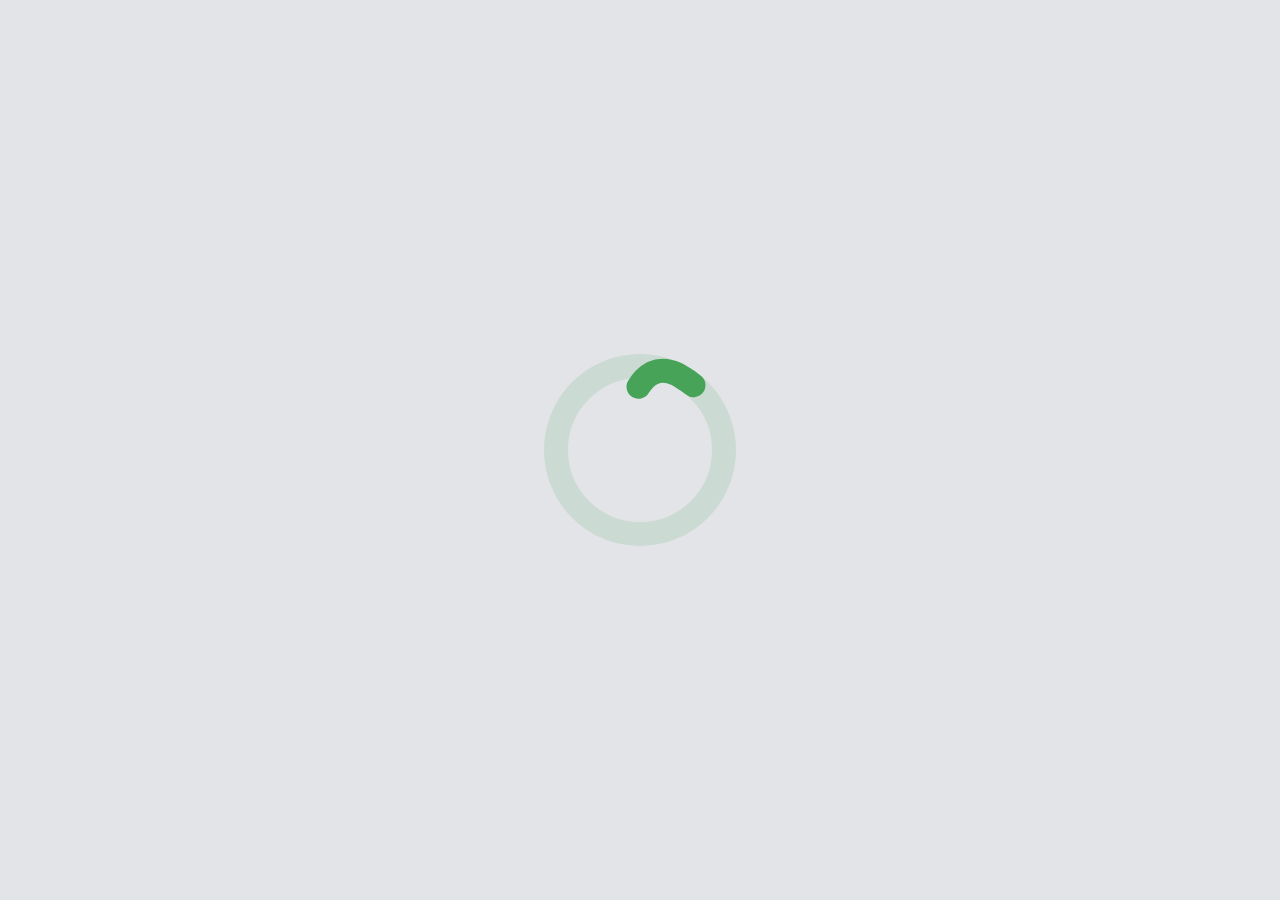
<file: public/preloader.html>
<!DOCTYPE html>
<html lang="en">
<head>
    <meta charset="UTF-8">
    <title>Preloader</title>
    <link rel="stylesheet" href="../resources/css/preloader.css">
</head>
<body>

<svg class="pl" viewBox="0 0 128 128" width="128px" height="128px" xmlns="http://www.w3.org/2000/svg">
    <defs>
        <linearGradient id="pl-grad" x1="0" y1="0" x2="0" y2="1">
            <stop offset="0%" stop-color="hsl(193,90%,55%)"/>
            <stop offset="100%" stop-color="hsl(223,90%,55%)"/>
        </linearGradient>
    </defs>
    <circle class="pl__ring" r="56" cx="64" cy="64" fill="none" stroke="hsla(0,10%,10%,0.1)" stroke-width="16"
            stroke-linecap="round"/>
    <path class="pl__worm"
          d="M92,15.492S78.194,4.967,66.743,16.887c-17.231,17.938-28.26,96.974-28.26,96.974L119.85,59.892l-99-31.588,57.528,89.832L97.8,19.349,13.636,88.51l89.012,16.015S81.908,38.332,66.1,22.337C50.114,6.156,36,15.492,36,15.492a56,56,0,1,0,56,0Z"
          fill="none" stroke="url(#pl-grad)" stroke-width="16" stroke-linecap="round" stroke-linejoin="round"
          stroke-dasharray="44 1111" stroke-dashoffset="10"/>
</svg>
</body>
</html>
</file>
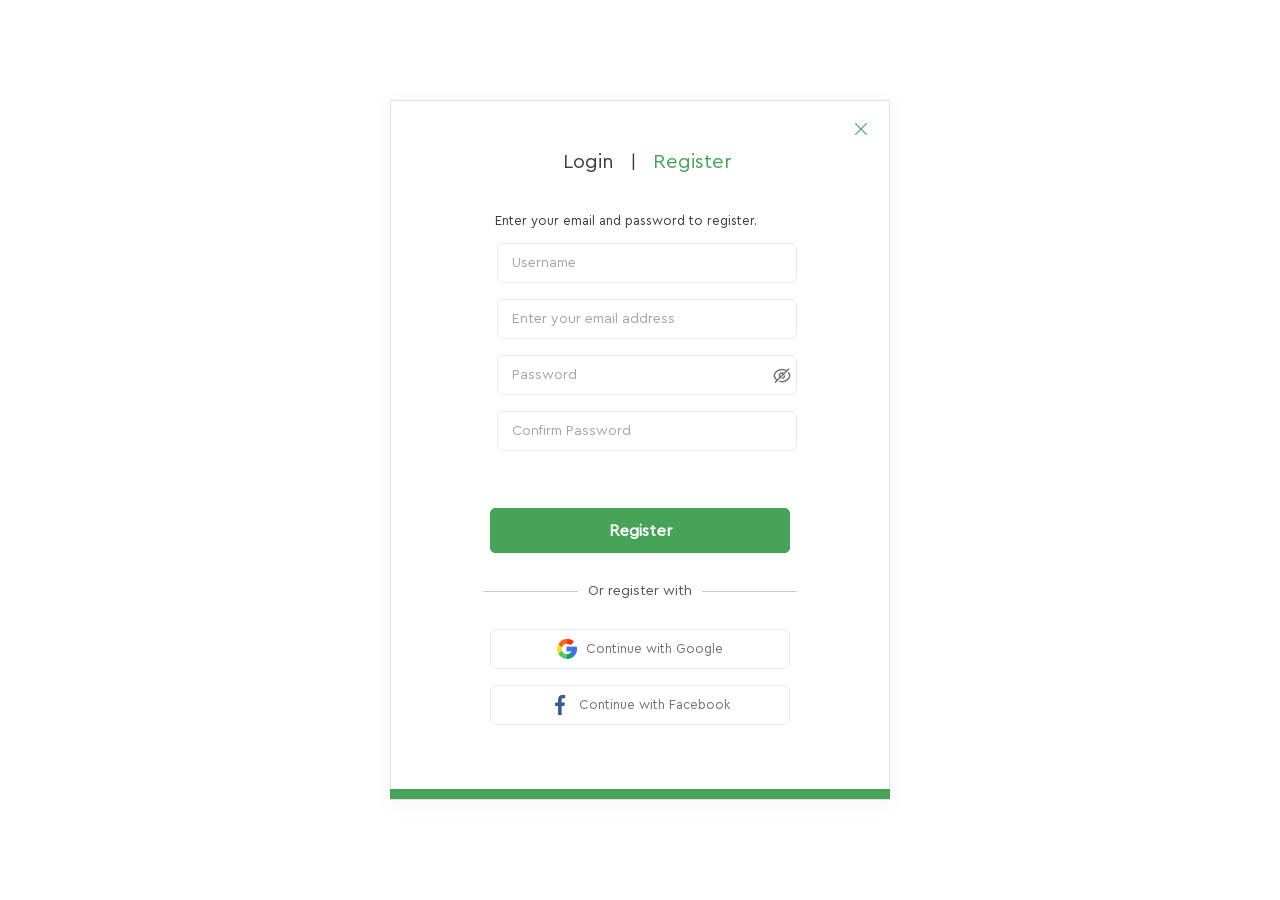
<file: public/registration.html>
<!DOCTYPE html>
<html lang="en">
<head>
    <meta charset="UTF-8">
    <title>Registration</title>
    <link rel="stylesheet" href="../resources/css/reset.css">
    <link rel="stylesheet" href="../resources/css/registration.css">
</head>
<body>

<div class="auth-container">
    <div class="auth-close">
        <button class="auth-btn close">
            <svg xmlns="http://www.w3.org/2000/svg" width="18" height="18" viewBox="0 0 18 18" fill="none">
                <path fill-rule="evenodd" clip-rule="evenodd"
                      d="M3.17007 3.17007C3.39682 2.94331 3.76447 2.94331 3.99122 3.17007L9 8.17884L14.0088 3.17007C14.2355 2.94331 14.6032 2.94331 14.8299 3.17007C15.0567 3.39682 15.0567 3.76447 14.8299 3.99122L9.82116 9L14.8299 14.0088C15.0567 14.2355 15.0567 14.6032 14.8299 14.8299C14.6032 15.0567 14.2355 15.0567 14.0088 14.8299L9 9.82116L3.99122 14.8299C3.76447 15.0567 3.39682 15.0567 3.17007 14.8299C2.94331 14.6032 2.94331 14.2355 3.17007 14.0088L8.17884 9L3.17007 3.99122C2.94331 3.76447 2.94331 3.39682 3.17007 3.17007Z"
                      fill="#46A358"/>
            </svg>
        </button>
    </div>

    <div class="auth-header">
        <a href="#">Login</a>
        <span class="auth-separator">|</span>
        <a href="#" style="color: #46A358">Register</a>
    </div>

    <p>Enter your email and password to register.</p>

    <form class="auth-form" action="#" method="POST">
        <label>
            <input type="text" name="username" placeholder="Username">
        </label>

        <label>
            <input type="email" name="email" placeholder="Enter your email address">
        </label>

        <label class="password-field">
            <input type="password" name="password" placeholder="Password">
            <button type="button" class="password-eye">
                <svg xmlns="http://www.w3.org/2000/svg" width="18" height="16" viewBox="0 0 18 16" fill="none">
                    <path d="M4.35 12.7748C2.49166 11.5582 1.29166 9.72483 1.29166 8.1165C1.29166 5.38317 4.74166 2.03316 9 2.03316C10.7417 2.03316 12.3583 2.5915 13.6583 3.45816"
                          stroke="#727272" stroke-width="1.5" stroke-linecap="round" stroke-linejoin="round"/>
                    <path d="M15.5414 5.17517C16.2839 6.11683 16.7164 7.1585 16.7164 8.11683C16.7164 10.8502 13.2581 14.2002 8.99975 14.2002C8.24142 14.2002 7.50058 14.0918 6.80808 13.9002"
                          stroke="#727272" stroke-width="1.5" stroke-linecap="round" stroke-linejoin="round"/>
                    <path d="M7.13808 9.9725C6.64225 9.48167 6.36475 8.8125 6.36725 8.115C6.36392 6.66084 7.54058 5.47917 8.99558 5.47667C9.69558 5.475 10.3673 5.7525 10.8623 6.2475"
                          stroke="#727272" stroke-width="1.5" stroke-linecap="round" stroke-linejoin="round"/>
                    <path d="M11.5912 8.58258C11.3962 9.65925 10.5537 10.5034 9.47708 10.7009" stroke="#727272"
                          stroke-width="1.5" stroke-linecap="round" stroke-linejoin="round"/>
                    <path d="M15.5764 1.54159L2.43142 14.6866" stroke="#727272" stroke-width="1.5"
                          stroke-linecap="round" stroke-linejoin="round"/>
                </svg>
            </button>
        </label>

        <label>
            <input type="password" name="password_confirmation" placeholder="Confirm Password">
        </label>

        <button type="submit">Register</button>
    </form>

    <p class="auth-or">Or register with</p>

    <div class="auth-socials">
        <button class="social-btn google">
            <svg xmlns="http://www.w3.org/2000/svg" width="20" height="20" viewBox="0 0 20 20" fill="none">
                <g clip-path="url(#clip0_2_2044)">
                    <path d="M16.4336 17.6055C14.6992 19.0703 12.4492 20 9.99999 20C6.35545 20 3.1562 17.9922 1.42186 15.0625L2.07116 12.0695L4.9492 11.5352C5.61717 13.6914 7.63276 15.2734 9.99999 15.2734C11.1484 15.2734 12.2148 14.9102 13.0937 14.2656L15.8594 14.6875L16.4336 17.6055Z"
                          fill="#59C36A"/>
                    <path d="M16.4336 17.6055L15.8594 14.6875L13.0937 14.2656C12.2148 14.9102 11.1484 15.2735 10 15.2735V20C12.4493 20 14.6992 19.0703 16.4336 17.6055Z"
                          fill="#00A66C"/>
                    <path d="M4.72656 10C4.72656 10.539 4.8086 11.0546 4.94922 11.5352L1.42188 15.0625C0.542969 13.5859 0 11.8515 0 10C0 8.1484 0.542969 6.41406 1.42188 4.9375L4.25285 5.42473L4.94922 8.46484C4.8086 8.94527 4.72656 9.4609 4.72656 10Z"
                          fill="#FFDA2D"/>
                    <path d="M20 10C20 13.0468 18.5899 15.7773 16.4336 17.6055L13.0938 14.2656C13.7734 13.7734 14.3477 13.1171 14.7227 12.3437H10C9.67184 12.3437 9.41406 12.0859 9.41406 11.7578V8.24219C9.41406 7.91402 9.67184 7.65625 10 7.65625H19.25C19.5312 7.65625 19.7773 7.85543 19.8242 8.13668C19.9414 8.74609 20 9.37887 20 10Z"
                          fill="#4086F4"/>
                    <path d="M14.7227 12.3437C14.3477 13.1171 13.7734 13.7734 13.0938 14.2656L16.4336 17.6055C18.5899 15.7773 20 13.0469 20 10C20 9.37887 19.9414 8.74609 19.8242 8.13668C19.7773 7.85543 19.5312 7.65625 19.25 7.65625H10V12.3437H14.7227Z"
                          fill="#4175DF"/>
                    <path d="M16.5976 2.79293C16.6094 2.95699 16.5391 3.10937 16.4336 3.22652L13.9258 5.72262C13.7266 5.93355 13.3985 5.95699 13.1641 5.78121C12.2382 5.08984 11.1484 4.72656 9.99999 4.72656C7.63276 4.72656 5.61717 6.30855 4.9492 8.46484L1.42186 4.9375C3.1562 2.00781 6.35546 0 9.99999 0C12.332 0 14.6055 0.859375 16.3867 2.35934C16.5156 2.46484 16.5859 2.62887 16.5976 2.79293Z"
                          fill="#FF641A"/>
                    <path d="M13.1641 5.78121C13.3984 5.95703 13.7265 5.93355 13.9257 5.72262L16.4336 3.22652C16.5391 3.10938 16.6094 2.95703 16.5976 2.79293C16.5859 2.62883 16.5156 2.46484 16.3867 2.35934C14.6055 0.859375 12.332 0 10 0V4.72656C11.1484 4.72656 12.2382 5.08984 13.1641 5.78121Z"
                          fill="#F03800"/>
                </g>
                <defs>
                    <clipPath id="clip0_2_2044">
                        <rect width="20" height="20" fill="white"/>
                    </clipPath>
                </defs>
            </svg>
            Continue with Google
        </button>
        <button class="social-btn facebook">
            <svg xmlns="http://www.w3.org/2000/svg" width="20" height="20" viewBox="0 0 20 20" fill="none">
                <path d="M13.3309 3.32083H15.1567V0.140833C14.8417 0.0975 13.7584 0 12.4967 0C6.72006 0 8.29172 6.54167 8.06172 7.5H5.15589V11.055H8.06089V20H11.6226V11.0558H14.4101L14.8526 7.50083H11.6217C11.7784 5.1475 10.9876 3.32083 13.3309 3.32083Z"
                      fill="#3B5999"/>
            </svg>
            Continue with Facebook
        </button>
    </div>
</div>

</body>
</html>
</file>
<file: resources/css/styles.css>
@font-face {
    font-family: 'Cera Pro';
    src: url("../fonts/CeraPro/CeraPro-Regular.woff");
         url("../fonts/CeraPro/CeraPro-Regular.woff2");
}

@font-face {
    font-family: 'Cera Pro Bold';
    src: url("../fonts/CeraPro-Bold/cera-pro-bold.woff");
url("../fonts/CeraPro-Bold/cera-pro-bold.woff2");
}

/*01 - HEADER*/
/*02 - PROMO-SECTION*/
/*03 - DROPDOWN MENU*/
/*04 - SUBMENU MENU*/
/*05 - CATALOG*/
/*06 - BLOG*/
/*07 - FOOTER*/
/*08 - SLIDER*/
/*09 - PRELOADER*/
/*10 - ADAPTIVE*/

.container {
    padding: 30px 120px 52px;
    display: flex;
    flex-direction: column;
}

/*01 - HEADER START*/
.header {
    font-family: "Encode Sans Expanded", sans-serif;
    display: flex;
    justify-content: space-between;
    align-items: flex-start;
    border-bottom: 1px solid rgba(70, 163, 88, 0.50);
    margin-bottom: 12px;
}

.list ul {
    display: flex;
    gap: 50px;
}

.list-item {
    padding: 8px 0 25px;
    border-bottom: 3px solid transparent;
}

.list-item:hover {
    border-bottom: 3px solid #46A358;
    font-weight: 700;
    cursor: pointer;
}

.btn {
    display: flex;
    justify-content: center;
    align-items: center;
    border-radius: 6px;
    background-color: #46A358;
    color: #FFFFFF;
    padding: 7px 17px;
    gap: 4px;
    cursor: pointer;
    transition: transform 0.15s ease-in-out;
}

.btn:hover {
    transform: scale(1.05);
}

.login-section {
    display: flex;
    gap: 30px;
    justify-content: center;
    align-items: center;
}

.login-section svg  {
    cursor: pointer;
    transition: transform 0.15s ease-in-out;
}

.login-section svg:hover {
    color: #46A358;
    transform: scale(1.05);
}

.cart-count {
    cursor: pointer;
    position: absolute;
    top: 35px;
    right: 240px;
    color: #fff;
    font-size: 10px;
    font-family: "Cera Pro", sans-serif;
    background: #46a358;
    border-radius: 100px;
    height: 12px;
    width: 12px;
    align-items: center;
    text-align: center;
}

/*02 - PROMO SECTION*/
.promo {
    display: flex;
    background: linear-gradient(98deg, rgba(245, 245, 245, 0.50) -23.46%, rgba(245, 245, 245, 0.50) 107.51%);
}

.promo-info {
    font-family: "Cera Pro", sans-serif;
    padding: 68px 123px 85px 40px;
}

.promo-welcome {
    color: #3D3D3D;
    font-size: 14px;
    font-style: normal;
    font-weight: 500;
    line-height: 16px; /* 114.286% */
    letter-spacing: 1.4px;
    text-transform: uppercase;
}

.promo-planet {
    color: #3D3D3D;
    font-size: 70px;
    font-family: "Cera Pro Bold", sans-serif;
    font-style: normal;
    font-weight: 900;
    line-height: 70px;
    text-transform: uppercase;
    margin-top: 7px;
}

.promo-planet span {
    font: inherit;
    line-height: inherit;
    text-transform: inherit;
    letter-spacing: inherit;
    color: #28a745;
}

.promo-text {
    color: #727272;
    font-size: 14px;
    font-style: normal;
    font-weight: 400;
    line-height: 24px; /* 171.429% */
    margin-top: 7px;
}

.promo-btn {
    padding: 11px 27px;
    border-radius: 6px;
    background-color: #46A358;
    color: #FFFFFF;
    margin-top: 44px;
    cursor: pointer;
    transition: transform 0.15s ease-in-out;
}

.promo-btn:hover {
    transform: scale(1.05);
}

.promo-img {
    position: relative;
    display: inline-block;
}

.promo-img img {
    display: block;
}

.promo-image-small {
    position: absolute;
    bottom: 24px;
    left: 50px;
}

/*03 - DROPDOWN MENU START*/
.list {
    position: relative;
    font-family: "Encode Sans Expanded", sans-serif;
}

.dropdown-menu {
    position: absolute;
    top: 69px;
    left: 120px;
    background: #EDF6EE;
    display: none;
    flex-direction: column;
    max-width: 188px;
    border-radius: 4px;
    box-shadow: 0 2px 6px rgba(0,0,0,0.1);
    z-index: 5;
}

.dropdown-menu li {
    display: flex;
    align-items: center;
    justify-content: space-between;
    padding: 8px 14px;
    color: #3D3D3D;
    font-size: 16px;
    font-weight: 400;
    font-style: normal;
    line-height: normal;
    cursor: pointer;
    max-height: 35px;
    width: 180px;
}

.dropdown-menu li + li {
    margin-top: -50px;
}

.dropdown-menu li:hover {
    background-color: #1A712A;
}

.has-dropdown:hover > .dropdown-menu {
    display: flex;
}

.has-dropdown::after {
    content: "";
    position: absolute;
    top: 100%;
    left: 0;
    width: 100%;
    height: 70px;
    background: transparent;
}

.list .dropdown-menu {
    display: none !important;
    flex-direction: column;
}

.list .has-dropdown:hover > .dropdown-menu {
    display: flex !important;
}

/*04 - SUBMENU MENU START*/
.dropdown-submenu {
    position: absolute;
    top: -105.5px;
    left: 100%;
    margin-left: 1px;
    background: #EDF6EE;
    display: none !important;
    flex-direction: column;
    max-width: 188px;
    border-radius: 4px;
    box-shadow: 0 2px 6px rgba(0,0,0,0.1);
    z-index: 7;
}

.dropdown-item.has-submenu:hover > .dropdown-submenu {
    display: flex !important;
}

.dropdown-item.has-submenu {
    position: relative;
}

.dropdown-item.has-submenu::after {
    content: "";
    position: absolute;
    top: 0;
    right: -12px;
    width: 12px;
    height: 100%;
    background: transparent;
}


.dropdown-menu li:hover {
    color: #FFFFFF;
}

.dropdown-item.has-submenu svg {
    transition: transform 0.3s ease, fill 0.3s ease;
}

.dropdown-item.has-submenu:hover svg {
    transform: rotate(180deg);
}

.dropdown-item.has-submenu:hover svg path {
    fill: #FFFFFF;
}


/*05 - CATALOG START*/
.layout {
    display: flex;
    padding-top: 46px;
}

.layout-sidebar {
    font-family: "Cera Pro", sans-serif;
    max-width: 300px;
    max-height: 774px;
    background-color: #FBFBFB;
}

.categories {
    padding-bottom: 30px;
}

.categories-title {
    padding: 14px 199px 18px 7px;
    color: #3D3D3D;
    font-family: "Cera Pro Bold", sans-serif;
    font-size: 18px;
    font-style: normal;
    font-weight: 700;
    line-height: 16px; /* 88.889% */
}

.categories-list-item {
    padding-left: 12px;
    margin-bottom: 20px;
    cursor: pointer;
}

.categories-list {
    display: flex;
    flex-direction: column;
    gap: 20px;
}

.category-checkbox {
    position: absolute;
    opacity: 0;
    pointer-events: none;
}

.category-checkbox:checked + .categories-list-item {
    color: #46A358;
}

.categories-list-section:has(#cat1:checked) .categories-list-count li:nth-child(1),
.categories-list-section:has(#cat2:checked) .categories-list-count li:nth-child(2),
.categories-list-section:has(#cat3:checked) .categories-list-count li:nth-child(3),
.categories-list-section:has(#cat4:checked) .categories-list-count li:nth-child(4),
.categories-list-section:has(#cat5:checked) .categories-list-count li:nth-child(5),
.categories-list-section:has(#cat6:checked) .categories-list-count li:nth-child(6),
.categories-list-section:has(#cat7:checked) .categories-list-count li:nth-child(7),
.categories-list-section:has(#cat8:checked) .categories-list-count li:nth-child(8),
.categories-list-section:has(#cat9:checked) .categories-list-count li:nth-child(9) {
    color: #46A358;
}

.count {
    margin-left: 137px;
}

.size-section {
    padding-left: 12px;
    padding-top: 46px;
}

.size-section h2 {
    color: #3D3D3D;
    font-family: "Cera Pro Bold", sans-serif;
    font-size: 18px;
    font-style: normal;
    font-weight: 700;
    line-height: 16px; /* 88.889% */
}

.size-list {
    display: flex;
    flex-direction: column;
    gap: 15px;
    cursor: pointer;
}

.size-list-item:hover {
    color: #46A358;
}

.size-list-count {
    display: flex;
    flex-direction: column;
    gap: 15px;
}

.size-section-item {
    display: flex;
    gap: 170px;
    margin-top: 15px;
}

.categories-list-item:hover {
    color: #46A358;
    font-weight: 700;
}

.categories-list-section {
    display: flex;
    gap: 137px;
}

.categories-list-count {
    display: flex;
    flex-direction: column;
    gap: 20px;
}

.sale-banner {
    margin-left: -30px;
}

.sale-promo-banner {
    max-width: 360px;
    max-height: 470px;
    margin-top: 23px;
}

.layout-content {
    display: flex;
    flex-wrap: wrap;
    width: 100%;
    margin-left: 54px;
    justify-content: space-between;
    align-items: flex-start;
    align-content: flex-start;
    padding: 10px;
    font-family: "Cera Pro", sans-serif;
}

.tabs {
    display: flex;
    gap: 40px;
}
.tabs a {
    text-decoration: none;
    color: inherit;
}

.tab-link {
    padding-bottom: 7px;
    border-bottom: 3px solid transparent;
    font-size: 15px;
    font-style: normal;
    font-weight: 700;
    line-height: 16px; /* 106.667% */
}

.tab-link:hover {
    border-bottom: 3px solid #46A358;
    color: #46A358;
    font-size: 15px;
    font-style: normal;
    font-weight: 700;
    line-height: 16px; /* 106.667% */
}

.sort-select {
    font-family: "Cera Pro", sans-serif;
}

.layout-products {
    display: flex;
    width: 100%;
    flex-wrap: wrap;
    justify-content: flex-start;
    margin-top: 38px;
    gap: 37px;
}

.product-card {
    flex: 0 0 calc(33.333% - 25px);
    text-align: left;
    margin-top: 12px;
}

.product-card p {
    margin-top: 6px;
    color: #46A358;
    font-size: 18px;
    font-style: normal;
    font-weight: 700;
    line-height: 16px; /* 88.889% */
}

.layout-pagination {
    display: flex;
    margin-top: 90px;
    gap: 10px;
    flex: 0 0 100%;
    justify-content: flex-end;
}

.page-btn {
    display: flex;
    align-items: center;
    max-height: 35px;
    border-radius: 4px;
    border: 1px solid #E5E5E5;
    max-width: 35px;
    padding: 10px 14px;
    color: #3D3D3D;
    font-size: 18px;
    font-style: normal;
    font-weight: 900;
    line-height: 16px; /* 88.889% */
    justify-content: center;
}

.page-btn:hover {
    background-color: #46A358;
    color: #EAEAEA;
}

.product-image {
    position: relative;
    background-color: #FBFBFB;
    width: 100%;
    height: 300px;
    display: flex;
    justify-content: center;
    align-items: center;
    overflow: hidden;
    margin-bottom: 12px;
}

.product-image::before {
    content: "";
    position: absolute;
    top: 0;
    left: 0;
    width: 100%;
    height: 1px;
    background-color: #46A358;
    opacity: 0;
    transition: opacity 0.3s ease;
}

.product-image:hover::before {
    opacity: 1;
}

.product-actions {
    position: absolute;
    bottom: 10px;
    left: 50%;
    transform: translateX(-50%);
    display: flex;
    gap: 26px;
    opacity: 0;
    pointer-events: none;
    transition: opacity 0.3s ease;
}

.product-image:hover .product-actions {
    opacity: 1;
    pointer-events: auto;
}

.action-btn {
    background-color: #FFFFFF;
    font-size: 18px;
    width: 20px;
    height: 20px;
    display: flex;
    align-items: center;
    justify-content: center;
    cursor: pointer;
    transition: transform 0.2s ease, fill 0.2s ease;
    border: none;
}

.action-btn svg path {
    fill: #3D3D3D;
    transition: fill 0.2s ease;
}

.action-btn:hover svg path {
    fill: #46A358;
}

.action-btn:hover {
    transform: scale(1.1);
}

.discount-badge {
    position: absolute;
    top: 14px;
    left: 0;
    width: 80px;
    height: 29px;
    background-color: #46A358;
    color: #fff;
    font-family: "Cera Pro", sans-serif;
    font-size: 16px;
    font-weight: 500;
    line-height: 29px;
    text-align: center;
}

/*06 - BLOG START*/
.blog-container {
    padding-top: 146px;
}

.teasers {
    display: flex;
    gap: 29px;
    font-family: "Cera Pro", sans-serif;
}

.teaser-card {
    display: flex;
    max-width: 586px;
    max-height: 250px;
    background-color: #FBFBFB;
}

.teaser-card-title {
    padding: 37px 30px 9px 119px;
    color: #3D3D3D;
    text-align: right;
    font-family: "Cera Pro Bold", sans-serif;
    font-size: 18px;
    font-style: normal;
    font-weight: 900;
    line-height: 24px; /* 133.333% */
    text-transform: uppercase;
}

.teaser-card-text {
    padding: 0 30px 25px 0;
    color: #727272;
    text-align: right;
    font-size: 14px;
    font-style: normal;
    font-weight: 400;
    line-height: 24px; /* 171.429% */
    margin-left: -50px;
}

.teaser-card-text span {
    color: #727272;
    text-align: right;
    font-size: 14px;
    font-style: normal;
    font-weight: 400;
    line-height: 24px; /* 171.429% */
    margin-left: 70px;
}

.teaser-card-link {
    display: inline-flex;
    align-items: center;
    justify-content: center;
    gap: 6px;
    background-color: #46A358;
    color: #fff;
    text-decoration: none;
    font-size: 14px;
    font-weight: 500;
    padding: 11px 28px;
    margin-top: 25px;
    border-radius: 6px;
    cursor: pointer;
    transition: transform 0.15s ease-in-out;
}

.teaser-card-link:hover {
    transform: scale(1.05);
}

.blog {
    font-family: "Cera Pro", sans-serif;
    padding-top: 138px;
}

.blog-header {
    padding: 35px 120px;
}

.blog-title {
    text-align: center;
    color: #3D3D3D;
    font-family: "Cera Pro Bold", sans-serif;
    font-size: 30px;
    font-style: normal;
    font-weight: 700;
    line-height: 16px; /* 53.333% */
    margin-bottom: 15px;
}

.blog-subtitle {
    text-align: center;
    color: #727272;
    font-size: 14px;
    font-style: normal;
    font-weight: 400;
    line-height: 24px; /* 171.429% */
}

.blog-list {
    display: flex;
    gap: 44px;
}

.post-card {
    background-color: #FBFBFB;
}

.post-card-image {
    max-height: 195px;
    max-width: 268px;
}

.post-card-body {
    padding: 8px 31px 13px 15px;
}

.post-card-meta {
    color: #46A358;
    font-size: 14px;
    font-style: normal;
    font-weight: 500;
    line-height: 16px; /* 114.286% */
    margin-bottom: 4px;
}

.post-card-title {
    color: #3D3D3D;
    font-family: "Cera Pro Bold", sans-serif;
    font-size: 20px;
    font-style: normal;
    font-weight: 700;
    line-height: 26px; /* 130% */
    margin-bottom: 4px;
}

.post-card-text {
    color: #727272;
    font-size: 14px;
    font-style: normal;
    font-weight: 400;
    line-height: 22px; /* 157.143% */
    margin-bottom: 9px;
}

.post-card-read-more {
    display: inline-flex;
    align-items: center;
    gap: 6px;
    color: #3D3D3D;
    font-family: "Cera Pro Bold", sans-serif;
    font-size: 14px;
    font-style: normal;
    font-weight: 500;
    line-height: 16px; /* 114.286% */
}

.post-card-read-more:hover {
    color: #46A358;
}

.post-card-read-more svg {
    transform: translateY(0.06em);
}

/*07 - FOOTER*/
.layout-container {
    padding: 100px 120px 10px 120px;
}

.down-container-layout {
    padding: 24px;
    display: flex;
    font-family: "Cera Pro", sans-serif;
    background-color: #FBFBFB;
}

.down {
    padding: 24px;
    display: flex;
    align-items: center;
}

.down-item {
    display: flex;
    flex-direction: column;
    max-width: 250px;
    gap: 7px;
}

.down-item p {
    color: #3D3D3D;
    font-family: Cera Pro Bold, sans-serif;
    font-size: 17px;
    font-style: normal;
    font-weight: 700;
    line-height: 16px; /* 94.118% */
}

.down-item-image img {
    display: block;
    max-width: 100%;
    height: auto;
}

.vertical-line {
    width: 1px;
    height: 187px;
    background: rgba(70, 163, 88, 0.10);
    flex-shrink: 0;
    margin: 0 40px;
}

.subscribe-form {
    display: flex;
    flex-direction: column;
    gap: 25px;
    max-width: 354px;
}

.subscribe-form h2 {
    color: #3D3D3D;
    font-family: Cera Pro Bold, sans-serif;
    font-size: 18px;
    font-style: normal;
    font-weight: 700;
    line-height: 16px; /* 88.889% */

}

.subscribe-form input {
    height: 42px;
    line-height: 42px;
    text-align: center;
    padding: 0 112px 0 0;
    border-radius: 6px;
}

.subscribe-form input::placeholder {
    padding-left: 11px;
    color: #ACACAC;
    font-size: 14px;
    font-style: normal;
    font-weight: 400;
    line-height: 16px; /* 114.286% */
}

.subscribe-form button {
    padding: 10px 26px;
    background-color: #46A358;
    color: #FFFFFF;
    border-radius: 0 6px 6px 0;
}

.join {
    cursor: pointer;
    transition: transform 0.15s ease-in-out;
}

.join:hover {
    transform: scale(1.05);
}

.form-action {
    display: flex;
    gap: -10px;
}

.contact-banner {
    font-family: "Cera Pro", sans-serif;
    display: flex;
    justify-content: space-between;
    padding: 25px 50px;
    background: linear-gradient(90deg, #EDF6EF 0%, #52C368 100%);
}

.contact-banner span {
    display: flex;
    justify-content: center;
    align-items: center;
    gap: 10px;
    color: #3D3D3D;
    font-size: 14px;
    font-style: normal;
    font-weight: 400;
    line-height: 22px; /* 157.143% */
}

.layout-footer {
    font-family: "Cera Pro", sans-serif;
    display: flex;
    padding: 33px 25px;
    justify-content: space-between;
    flex-wrap: wrap;
}

.account-links {
    display: flex;
    flex-direction: column;
    gap: 15px;
    cursor: pointer;
}

.account-links ul {
    display: flex;
    flex-direction: column;
    gap: 15px;
}

.account-links h3 {
    color: #3D3D3D;
    font-family: Cera Pro Bold, sans-serif;
    font-size: 18px;
    font-style: normal;
    font-weight: 700;
    line-height: 16px; /* 88.889% */
}

.account-links li:hover {
    color: #46A358;
}

.helpers-links {
    display: flex;
    flex-direction: column;
    gap: 15px;
    cursor: pointer;
}

.helpers-links ul {
    display: flex;
    flex-direction: column;
    gap: 15px;
}

.helpers-links h3 {
    color: #3D3D3D;
    font-family: Cera Pro Bold, sans-serif;
    font-size: 18px;
    font-style: normal;
    font-weight: 700;
    line-height: 16px; /* 88.889% */
}

.helpers-links li:hover {
    color: #46A358;
}

.categories-links {
    display: flex;
    flex-direction: column;
    gap: 15px;
    cursor: pointer;
}

.categories-links ul {
    display: flex;
    flex-direction: column;
    gap: 15px;
}

.categories-links h3 {
    color: #3D3D3D;
    font-family: Cera Pro Bold, sans-serif;
    font-size: 18px;
    font-style: normal;
    font-weight: 700;
    line-height: 16px; /* 88.889% */
}

.categories-links li:hover {
    color: #46A358;
}

.social-actions {
    margin-right: 155px;
    display: flex;
    flex-direction: column;
    gap: 15px;
}
.social-actions h3 {
    font-family: Cera Pro Bold, sans-serif;
    color: #3D3D3D;
    font-size: 18px;
    font-style: normal;
    font-weight: 700;
    line-height: 16px; /* 88.889% */
}

.social-btn svg {
    cursor: pointer;
    transition: transform 0.15s ease-in-out;
}

.social-btn svg:hover {
    transform: scale(1.2);
}

.layout-footer > div {
    display: flex;
    flex-direction: column;
}

footer .copyright{
    display: block;
    width: 100%;
    text-align: center;
    color: #727272;
    font-size: 14px;
    font-weight: 400;
    margin-top: 16px;
    padding: 12px 0 0;
    border-top: 1px solid rgba(70,163,88,0.20);
    cursor: pointer;
}

.copyright:hover {
    color: #46A358;
}

/*08 - SLIDER*/
.custom-wrapper {
    padding: 15px;
}

.r-p {
    margin-bottom: 10px;
    color: #3D3D3D;
    font-family: "Cera Pro Bold", sans-serif;
    font-size: 18px;
    font-style: normal;
    font-weight: 700;
    line-height: 16px; /* 88.889% */
}

.price-input-container {
    width: 100%;
}

.price-input .price-field {
    display: flex;
    margin-bottom: 22px;
}

.price-field span {
    margin-right: 10px;
    margin-top: 6px;
    font-size: 15px;
}

.price-field input {
    flex: 1;
    height: 35px;
    font-size: 15px;
    font-family: "DM Sans", sans-serif;
    border-radius: 9px;
    text-align: center;
    border: 0px;
    background: #e4e4e4;
}

.price-input {
    width: 100%;
    font-size: 19px;
    color: #555;
}

input::-webkit-outer-spin-button,
input::-webkit-inner-spin-button {
    -webkit-appearance: none;
    margin: 0;
}

.slider {
    width: 100%;
}

.slider {
    height: 6px;
    position: relative;
    background: #e4e4e4;
    border-radius: 5px;
}

/*.price-slider {*/
/*    padding-top: 30px;*/
/*}*/

.slider .price-slider {
    height: 100%;
    left: 25%;
    right: 15%;
    position: absolute;
    border-radius: 5px;
    background: #46A358;
}

.range-input {
    position: relative;
}

.range-input input {
    position: absolute;
    width: 100%;
    height: 5px;
    background: none;
    top: -5px;
    pointer-events: none;
    cursor: pointer;
    -webkit-appearance: none;
}

input[type="range"]::-webkit-slider-thumb {
    height: 18px;
    width: 18px;
    border-radius: 70%;
    background: #46A358;
    pointer-events: auto;
    -webkit-appearance: none;
}

@media screen and (max-width: 768px) {
    .main {
        width: 80%;
        margin-right: 5px;
    }

    .custom-wrapper {
        width: 100%;
        left: 0;
        padding: 0 10px;
    }

    .projtitle {
        width: 100%;
        position: relative;
        right: 26px;
    }

    .price-input {
        flex-direction: column;
        align-items: center;
    }

    .price-field {
        margin-bottom: 10px;
    }
}

/*09 - PRELOADER START*/
.preloader-overlay {
    position: fixed;
    inset: 0;
    display: none;
    place-items: center;
    background: rgba(255,255,255,.85);
    backdrop-filter: blur(2px);
    z-index: 9999;
    opacity: 0;
    transition: opacity .15s ease;
}
.preloader-overlay.is-active { display: grid; opacity: 1; }

body.preloading { overflow: hidden; }

@media (prefers-color-scheme: dark) {
    .preloader-overlay {
        background: rgba(0,0,0,.6);
    }
}

.pl {
    display: block;
    width: 8em;
    height: 8em;
}

:root {
    --hue: 223;
    --bg: hsl(var(--hue),10%,90%);
    --fg: hsl(var(--hue),10%,10%);
    font-size: calc(16px + (24 - 16) * (100vw - 320px) / (1280 - 320));
    --loader-color: #46A358;
}

main {
    padding: 1.5em 0;
}

.pl,
.pl__worm {
    animation-duration: 3s;
    animation-iteration-count: infinite;
}
.pl {
    animation-name: bump;
    animation-timing-function: linear;
    width: 8em;
    height: 8em;
}
.pl__ring {
    stroke: rgba(70, 163, 88, 0.15);
    transition: stroke 0.3s;
}
.pl__worm {
    animation-name: worm;
    animation-timing-function: cubic-bezier(0.42,0.17,0.75,0.83);
    stroke: var(--loader-color);
}

@media (prefers-color-scheme: dark) {
    :root {
        --bg: hsl(var(--hue),10%,10%);
        --fg: hsl(var(--hue),10%,90%);
    }
    .pl__ring {
        stroke: hsla(var(--hue),10%,90%,0.1);
    }
}

/* Animations */
@keyframes bump {
    from,
    42%,
    46%,
    51%,
    55%,
    59%,
    63%,
    67%,
    71%,
    74%,
    78%,
    81%,
    85%,
    88%,
    92%,
    to { transform: translate(0,0); }
    44% { transform: translate(1.33%,6.75%); }
    53% { transform: translate(-16.67%,-0.54%); }
    61% { transform: translate(3.66%,-2.46%); }
    69% { transform: translate(-0.59%,15.27%); }
    76% { transform: translate(-1.92%,-4.68%); }
    83% { transform: translate(9.38%,0.96%); }
    90% { transform: translate(-4.55%,1.98%); }
}
@keyframes worm {
    from { stroke-dashoffset: 10; }
    25% { stroke-dashoffset: 295; }
    to { stroke-dashoffset: 1165; }
}

/*ADAPTIVE START*/
.burger {
    display: none;
}

.burger span {
    display: block;
    width: 100%;
    height: 2px;
    border-radius: 999px;
    background-color: #3d3d3d;
    transition: transform 0.25s ease, opacity 0.25s ease;
}

.header.header--open .burger span:nth-child(1) {
    transform: translateY(6px) rotate(45deg);
}
.header.header--open .burger span:nth-child(2) {
    opacity: 0;
}
.header.header--open .burger span:nth-child(3) {
    transform: translateY(-6px) rotate(-45deg);
}

.menu-close {
    display: none;
}

@media (max-width: 992px) {
    .burger {
        display: flex;
        flex-direction: column;
        justify-content: center;
        gap: 4px;
        width: 28px;
        height: 24px;
        border: none;
        background: transparent;
        cursor: pointer;
        padding: 0;
        margin-left: 30px;
        opacity: 0;
        transform: translateX(-10px);
        animation: burgerIn 0.25s ease-out forwards;
    }

    .burger span {
        display: block;
        width: 100%;
        height: 2px;
        border-radius: 999px;
        background-color: #3d3d3d; /* подгони под тему */
        transition: transform 0.25s ease, opacity 0.25s ease;
    }

    .header.header--open .burger span:nth-child(1) {
        transform: translateY(6px) rotate(45deg);
    }
    .header.header--open .burger span:nth-child(2) {
        opacity: 0;
    }
    .header.header--open .burger span:nth-child(3) {
        transform: translateY(-6px) rotate(-45deg);
    }

    @keyframes burgerIn {
        from {
            opacity: 0;
            transform: translateX(-10px);
        }
        to {
            opacity: 1;
            transform: translateX(0);
        }
    }

    /*10 - ADAPTIVE START*/
    .logo-image {
        flex-shrink: 0;
    }

    .login-section {
        margin-left: auto;
        display: flex;
        align-items: center;
        gap: 12px;
    }

    .header .list {
        position: fixed;
        top: 0;
        left: 0;
        bottom: 0;
        width: 80%;
        max-width: 320px;
        background: #ffffff;
        transform: translateX(-100%);
        transition: transform 0.3s ease;
        padding: 70px 20px 24px;
        z-index: 1001;
        display: flex;
        flex-direction: column;
    }

    .header.header--open .list {
        transform: translateX(0);
    }

    .header .list > ul {
        margin: 0;
        padding: 0;
        list-style: none;
        display: flex;
        flex-direction: column;
        gap: 12px;
    }

    .header .list-item {
        cursor: pointer;
    }

    .menu-close {
        display: block;
        position: absolute;
        top: 16px;
        right: 16px;
        border: none;
        background: transparent;
        font-size: 24px;
        line-height: 1;
        cursor: pointer;
    }

    .menu-overlay {
        position: fixed;
        inset: 0;
        background: rgba(0,0,0,0.35);
        z-index: 1000;
        opacity: 0;
        visibility: hidden;
        transition: opacity 0.3s ease, visibility 0.3s ease;
        display: block;
    }

    .header.header--open + .menu-overlay {
        opacity: 1;
        visibility: visible;
    }
}

@media (max-width: 768px) {
    .cart-count {
        position: absolute;
        margin-right: -120px;
    }

    .btn span {
        display: none;
    }
}

@media (min-width: 768px) and (max-width: 1200px) {

    .promo {
        padding: 30px 40px;
        align-items: center;
        gap: 30px;
        margin-right: -140px;
    }

    .promo-info {
        padding: 40px 20px 40px 0;
        max-width: 460px;
    }

    .promo-welcome {
        font-size: 12px;
        letter-spacing: 1.2px;
    }

    .promo-planet {
        font-size: 42px;
        line-height: 1.1;
    }

    .promo-text {
        font-size: 14px;
        line-height: 22px;
        margin-top: 10px;
    }

    .promo-btn {
        margin-top: 28px;
        padding: 10px 24px;
    }

    .promo-img {
        flex: 0 0 50%;
        max-width: 600px;
    }

    .promo-img img:first-child {
        width: 100%;
        max-width: 700px;
        height: auto;
    }

    .promo-img img {
        max-width: 100%;
        height: auto;
    }

    .promo-image-small {
        width: 45%;
        bottom: 8%;
        left: 8%;
    }
}

@media (min-width: 540px) and (max-width: 767px) {

    .promo {
        flex-direction: column-reverse;
        align-items: center;
        padding: 24px 16px 32px;
        text-align: center;
        gap: 20px;
    }

    .promo-info {
        padding: 0;
        max-width: 500px;
    }

    .promo-welcome {
        font-size: 12px;
        letter-spacing: 1.1px;
    }

    .promo-planet {
        font-size: 32px;
        line-height: 1.15;
    }

    .promo-text {
        font-size: 13px;
        line-height: 20px;
        margin-top: 10px;
    }

    .promo-btn {
        margin-top: 20px;
        padding: 10px 24px;
    }

    .promo-img {
        position: relative;
        width: 100%;
        max-width: 420px;
    }

    .promo-img > img:first-child {
        display: block;
        width: 100%;
        height: auto;
    }

    .promo-image-small {
        width: 40%;
        bottom: 10%;
        left: 10%;
    }
}


.filters-toggle {
    display: none;
}

.filters-overlay {
    display: none;
}

@media (min-width: 540px) and (max-width: 1200px) {

    .filters-toggle {
        display: inline-flex;
        align-items: center;
        gap: 8px;
        padding: 8px 14px;
        margin: 30px 0 10px 20px;
        border-radius: 6px;
        border: 1px solid #46A358;
        background: #fff;
        color: #46A358;
        font-family: "Cera Pro", sans-serif;
        font-size: 14px;
        cursor: pointer;
    }

    .filters-toggle:hover {
        background: #46A358;
        color: #fff;
    }

    .layout {
        display: block;
    }

    .layout-sidebar {
        position: fixed;
        inset: 0 auto 0 0;
        width: 280px;
        max-width: 80%;
        background: #FBFBFB;
        box-shadow: 2px 0 10px rgba(0,0,0,.15);
        transform: translateX(-100%);
        transition: transform 0.3s ease;
        z-index: 1100;
        overflow-y: auto;
        padding: 20px 16px;
    }

    .layout-sidebar.is-open {
        transform: translateX(0);
    }

    .filters-overlay {
        position: fixed;
        inset: 0;
        background: rgba(0,0,0,.35);
        z-index: 1090;
        opacity: 0;
        visibility: hidden;
        transition: opacity 0.3s ease, visibility 0.3s ease;
    }

    .filters-overlay.is-visible {
        display: block;
        opacity: 1;
        visibility: visible;
    }

    body.no-scroll {
        overflow: hidden;
    }

    .categories-title {
        font-size: 16px;
        padding: 10px 0 12px 7px;
    }

    .categories-list-section {
        gap: 40px;
    }

    .categories-list-item,
    .categories-list-count-item,
    .size-list-item,
    .list-count-item {
        font-size: 14px;
    }

    .sale-banner {
        display: none;
    }

    .layout-content {
        margin-left: 0;
        margin-top: 10px;
        width: 100%;
        display: flex;
        flex-direction: column;
    }

    .filter {
        order: 2;
        margin-left: auto;
        margin-bottom: 10px;
    }

    .layout-products {
        display: flex;
        flex-wrap: wrap;
        gap: 20px;
        justify-content: space-between;
    }

    .product-name {
        font-size: 14px;
    }

    .product-price {
        font-size: 16px;
    }
}

@media (min-width: 540px) and (max-width: 1200px) {

    html,
    body {
        overflow-x: hidden;
    }

    .container {
        padding: 5px 5px 5px 5px;
    }

    .layout {
        padding-top: 24px;
    }

    .layout-content {
        margin-left: 50px;
        width: 100%;
        display: flex;
        flex-wrap: wrap;
        align-items: flex-start;
    }

    .tabs {
        order: 1;
        flex: 0 0 100%;
        margin-bottom: 8px;
    }

    .filter {
        order: 2;
        flex: 0 0 100%;
        text-align: right;
        margin-bottom: 12px;
    }

    .layout-products {
        order: 3;
        flex: 0 0 100%;
        display: flex;
        flex-wrap: wrap;
        gap: 20px;
        justify-content: space-between;
        margin-top: 8px;
    }

    .product-card {
        flex: 0 0 calc(50% - 10px);
        max-width: calc(50% - 10px);
        box-sizing: border-box;
    }

    .product-image {
        width: 100%;
        height: 280px;
        overflow: hidden;
    }

    .product-image img {
        width: 100%;
        height: 100%;
        object-fit: cover;
    }

    .layout-pagination {
        order: 4;
        flex: 0 0 100%;
        display: flex;
        justify-content: flex-end;
        margin-top: 24px;
    }

    .layout-pagination {
        display: flex !important;
        justify-content: flex-end !important;
        width: 100%;
        margin-left: auto;
    }
}

@media (max-width: 992px) {
    .filter {
        margin-right: 70px;
    }

    .product-image {
        width: 83%;
        height: 100%;
        overflow: hidden;
        margin-right: 30px;
    }

    .product-image img {
        width: 100%;
        height: 100%;
        object-fit: cover;
    }
}

@media (max-width: 1200px) {

    .product-image {
        width: 83%;
        height: 100%;
    }

    .filter {
        margin-right: 50px;
    }

    .cart-count {
        position: absolute;
        margin-right: -115px;
        margin-top: -25px;
    }
}

@media (max-width: 992px) {

    .cart-count {
        position: absolute;
        margin-right: -135px;
        margin-top: -25px;
    }
}

@media (max-width: 768px) {
    .layout-products {
        margin-left: 50px;
    }

    .cart-count {
        position: absolute;
        margin-right: -175px;
        margin-top: -25px;
    }
}

@media (max-width: 540px) {
    .promo {
        margin-right: -100px;
    }

    .cart-count {
        position: absolute;
        margin-right: -175px;
        margin-top: -25px;
    }
}

@media (min-width: 540px) and (max-width: 992px) {
    .teaser-card {
        display: none;
    }
}

@media (min-width: 540px) and (max-width: 992px) {

.blog {
    padding-top: 40px;
    padding-left: 100px;
}

.blog-header {
    padding: 0 16px 24px;
}

.blog-list {
    display: flex;
    flex-wrap: wrap;
    gap: 20px;
}

.post-card {
    max-width: calc(50% - 20px);
    box-sizing: border-box;
}

.post-card-image {
    width: 100%;
    height: auto;
    display: block;
}
}

@media (min-width: 540px) and (max-width: 992px) {

    .down-item,
    .vertical-line {
        display: none !important;
    }

    .subscribe-form {
        display: flex;
        flex-direction: column;
        align-items: center;
        gap: 16px;
        width: 100%;
        max-width: 420px;
        margin: 0 auto;
        text-align: center;
    }

    .subscribe-form input {
        width: 100%;
        text-align: center;
    }

    .subscribe-form .form-action {
        width: 100%;
        display: flex;
        flex-direction: column;
        gap: 12px;
    }

    .subscribe-form .join {
        width: 100%;
        border-radius: 6px;
    }
}

@media (min-width: 540px) and (max-width: 992px) {
    .down-layout {
        padding: 0 16px;
    }

    .contact-banner {
        display: flex;
        flex-direction: column;
        align-items: flex-start;
        gap: 10px;
        padding: 14px 16px;
        background: linear-gradient(90deg, #EDF6EF 0%, #52C368 100%);
    }

    .contact-banner > svg {
        margin-bottom: 4px;
        max-width: 130px;
        height: auto;
    }

    .contact-banner span {
        display: flex;
        align-items: center;
        gap: 8px;
        font-size: 13px;
        line-height: 1.4;
        color: #3D3D3D;
    }

    .contact-banner span svg {
        flex-shrink: 0;
        width: 16px;
        height: 16px;
    }
}

@media (max-width: 992px) {
    .layout-footer {
        display: flex;
        flex-wrap: wrap;
        gap: 24px 16px;
        padding: 24px 16px;
    }

    .layout-footer > div {
        flex: 0 0 calc(50% - 16px);
    }

    .social-actions {
        margin-right: 0;
        align-items: flex-start;
    }
}

@media (max-width: 540px) {
    .layout-footer {
        gap: 20px 12px;
        padding: 20px 12px;
    }

    .layout-footer > div {
        flex: 0 0 calc(50% - 12px);
    }

    .account-links ul,
    .helpers-links ul,
    .categories-links ul {
        gap: 6px;
    }

    .social-btn {
        display: flex;
        flex-wrap: wrap;
        gap: 6px;
    }

    .social-btn svg {
        width: 26px;
        height: 26px;
    }

    footer .copyright {
        margin-top: 16px;
        text-align: center;
        font-size: 12px;
        opacity: 0.8;
    }
}
</file>
<file: resources/css/preloader.css>
html, body {
    height: 100%;
}

body {
    margin: 0;                     /* убираем дефолтный отступ */
    display: grid;                 /* простейший способ центрирования */
    place-items: center;           /* по центру и по горизонтали, и по вертикали */
    background: var(--bg);         /* если используешь переменные темы */
    color: var(--fg);
}

/* чтобы SVG не играл роль inline-элемента с baseline-смещением */
.pl {
    display: block;
    width: 8em;
    height: 8em;
}

:root {
    --hue: 223;
    --bg: hsl(var(--hue),10%,90%);
    --fg: hsl(var(--hue),10%,10%);
    font-size: calc(16px + (24 - 16) * (100vw - 320px) / (1280 - 320));
    --loader-color: #46A358;
}

main {
    padding: 1.5em 0;
}

.pl,
.pl__worm {
    animation-duration: 3s;
    animation-iteration-count: infinite;
}
.pl {
    animation-name: bump;
    animation-timing-function: linear;
    width: 8em;
    height: 8em;
}
.pl__ring {
    /*stroke: hsla(var(--hue),10%,10%,0.1);*/
    stroke: rgba(70, 163, 88, 0.15);
    transition: stroke 0.3s;
}
.pl__worm {
    animation-name: worm;
    animation-timing-function: cubic-bezier(0.42,0.17,0.75,0.83);
    stroke: var(--loader-color);
}

/* Dark theme */
@media (prefers-color-scheme: dark) {
    :root {
        --bg: hsl(var(--hue),10%,10%);
        --fg: hsl(var(--hue),10%,90%);
    }
    .pl__ring {
        stroke: hsla(var(--hue),10%,90%,0.1);
    }
}

/* Animations */
@keyframes bump {
    from,
    42%,
    46%,
    51%,
    55%,
    59%,
    63%,
    67%,
    71%,
    74%,
    78%,
    81%,
    85%,
    88%,
    92%,
    to { transform: translate(0,0); }
    44% { transform: translate(1.33%,6.75%); }
    53% { transform: translate(-16.67%,-0.54%); }
    61% { transform: translate(3.66%,-2.46%); }
    69% { transform: translate(-0.59%,15.27%); }
    76% { transform: translate(-1.92%,-4.68%); }
    83% { transform: translate(9.38%,0.96%); }
    90% { transform: translate(-4.55%,1.98%); }
}
@keyframes worm {
    from { stroke-dashoffset: 10; }
    25% { stroke-dashoffset: 295; }
    to { stroke-dashoffset: 1165; }
}
</file>
<file: resources/css/registration.css>
@font-face {
    font-family: 'Cera Pro';
    src: url("../fonts/CeraPro/CeraPro-Regular.woff");
         url("../fonts/CeraPro/CeraPro-Regular.woff2");
}

body {
    display: flex;
    justify-content: center;
    align-items: center;
    height: 100vh;
}

.auth-close {
    display: inline-block;
    position: absolute;
    top: 13px;
    right: 13px;
}

.auth-btn.close {
    background: transparent;
    border: none;
    cursor: pointer;
    padding: 6px;
    display: flex;
    align-items: center;
    justify-content: center;
    border-radius: 50%;
    transition: background 0.2s ease, transform 0.2s ease;
}

.auth-btn.close:hover {
    transform: scale(1.08);
}

.auth-container {
    font-family: "Cera Pro", sans-serif;
    position: relative;
    background: #FFF;
    width: 500px;
    height: 700px;
    border: 1px solid #E0E0E0;
    box-shadow: 0 4px 20px rgba(0, 0, 0, 0.05);
}

.auth-container::after {
    content: "";
    display: block;
    position: absolute;
    bottom: 0;
    left: 50%;
    transform: translateX(-50%);
    width: 500px;
    height: 10px;
    background: #46A358;
}

.auth-container a {
    font-family: "Cera Pro", sans-serif;
    color: black;
    text-decoration: none;
}

.auth-separator {
    color: #3D3D3D;
    font-family: "Cera Pro", sans-serif;
    font-size: 18px;
    font-style: normal;
    font-weight: 250;
    line-height: 16px; /* 88.889% */
    margin-left: 12px;
    margin-right: 12px;
}

.auth-header {
    font-family: "Cera Pro", sans-serif;
    margin-left: 172px;
    margin-top: 52px;
    margin-bottom: 40px;
}

.auth-header a {
    display: inline-block;
    font-family: "Cera Pro", sans-serif;
    color: #3D3D3D;
    font-size: 20px;
    font-style: normal;
    font-weight: 500;
    line-height: 16px; /* 80% */
    transition: transform .25s ease, color .25s ease;
}

.auth-header a:hover {
    transform: scale(1.08);
}

p {
    font-family: "Cera Pro", sans-serif;
    margin-left: 103.5px;
    color: #3D3D3D;
    font-size: 13px;
    font-style: normal;
    font-weight: 400;
    line-height: 16px; /* 123.077% */
}

.auth-form {
    font-family: "Cera Pro", sans-serif;
    align-items: center;
    display: flex;
    flex-direction: column;
    gap: 16px;
    margin-top: 14px;
}

.auth-form input {
    font-family: "Cera Pro", sans-serif;
    width: 300px;
    height: 40px;
    color: #A5A5A5;
    font-size: 14px;
    font-style: normal;
    font-weight: 400;
    line-height: 16px; /* 114.286% */
    margin-left: 14px;
    border-radius: 5px;
    border: 1px solid #EAEAEA;
}

.auth-form input::placeholder {
    font-family: "Cera Pro", sans-serif;
    color: #A5A5A5;
    font-size: 14px;
    font-style: normal;
    font-weight: 400;
    line-height: 16px; /* 114.286% */
    padding-left: 14px;
    padding-top: 12px;
    padding-bottom: 12px;
}

.auth-form button {
    display: inline-block;
    font-family: "Cera Pro", sans-serif;
    width: 300px;
    height: 45px;
    border-radius: 5px;
    border: 1px solid #46A358;
    background: #46A358;
    color: #FFFFFF;
    font-size: 16px;
    font-style: normal;
    font-weight: 700;
    line-height: 16px; /* 100% */
    margin-top: 41px;
    transition: transform .25s ease, color .25s ease;
}

.auth-form button:hover {
    transform: scale(1.08);
}

.password-field {
    position: relative;
    display: inline-block;
    height: 40px;
}

.password-field > input {
    display: block;
}

.password-field .password-eye {
    position: absolute;
    left: 290px;
    top: 50%;
    transform: translateY(-50%);
    background: transparent;
    border: 0;
    padding: 0;
    margin: 0;
    line-height: 0;
    font-size: 0;
    cursor: pointer;
    appearance: none;
    -webkit-appearance: none;
    transition: opacity .25s ease, transform .25s ease;
}

.password-field .password-eye:hover {
    opacity: .7;
    transform: translateY(-50%) scale(1.1);
}

.password-field .password-eye svg {
    display: block;
}

.auth-or {
    font-family: "Cera Pro", sans-serif;
    margin-top: 36px;
    margin-left: 202px;
    margin-right: 203px;
    color: #3D3D3D;
    font-size: 13px;
    font-style: normal;
    font-weight: 400;
    line-height: 16px; /* 123.077% */
    gap: 10px;
}

.auth-or {
    display: flex;
    align-items: center;
    justify-content: center;
    color: #555;
    font-size: 14px;
    font-weight: 500;
    margin: 30px 0;
    gap: 10px;
}

.auth-or::before,
.auth-or::after {
    content: "";
    display: block;
    width: 95px;
    height: 1px;
    background: #ccc;
}

.auth-socials {
    font-family: "Cera Pro", sans-serif;
    align-items: center;
    display: flex;
    flex-direction: column;
    gap: 16px;
    margin-top: 27px;
    margin-bottom: 50px;
}

.auth-socials button {
    font-family: "Cera Pro", sans-serif;
    width: 300px;
    height: 40px;
    color: #727272;
    background: #FFFFFF;
    border: 1px solid #EAEAEA;
    border-radius: 5px;
    text-align: center;
    font-size: 13px;
    font-style: normal;
    font-weight: 500;
    line-height: 16px; /* 123.077% */
    transition: transform 0.25s ease;
}

.auth-socials button:hover {
    transform: scale(1.05);
}

.social-btn {
    display: flex;
    align-items: center;
    justify-content: center;
    gap: 9px;
    width: 100%;
    font-family: 'Cera Pro', sans-serif;
    font-weight: 500;
    font-size: 13px;
}
</file>
